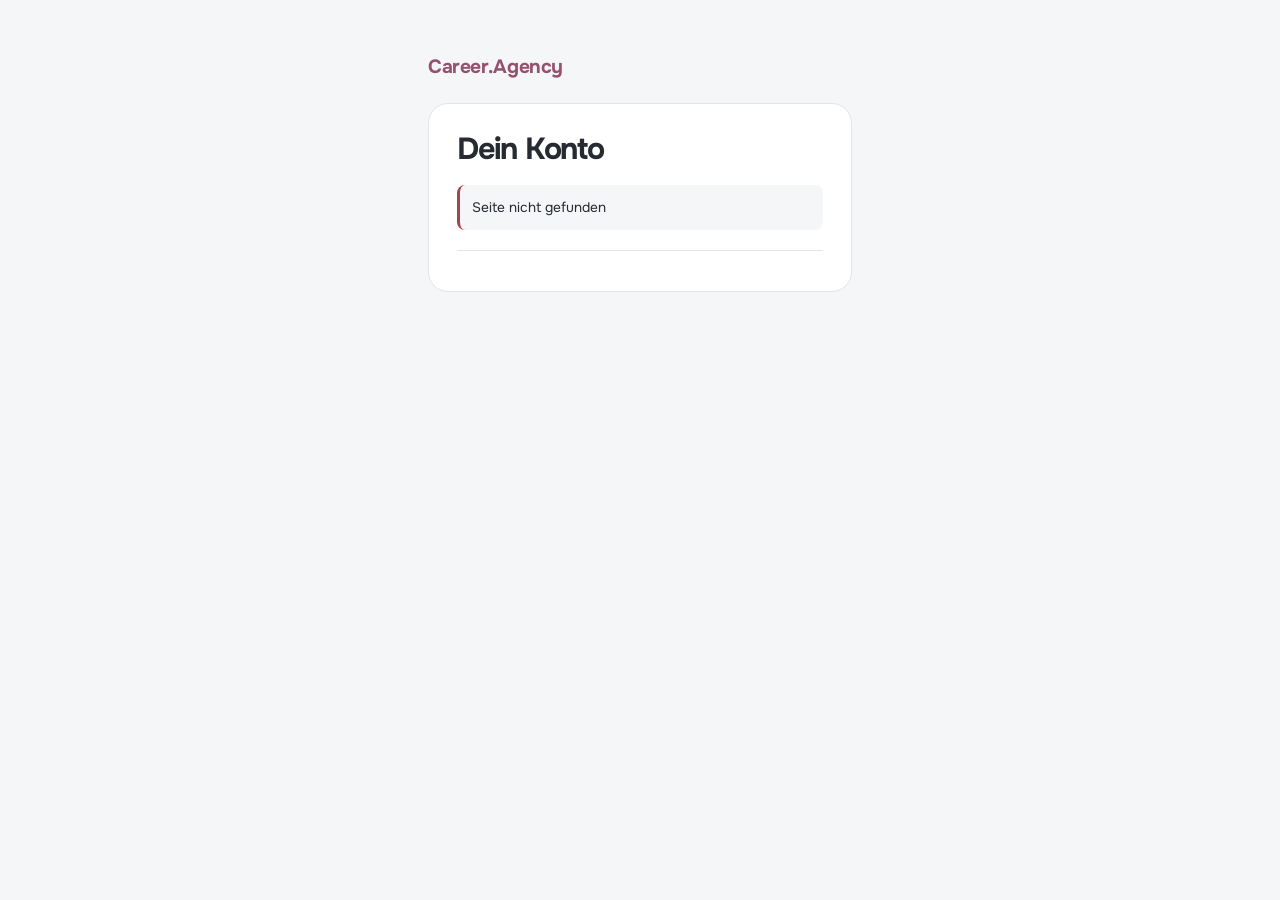
<file: authservice/account.html>
<!doctype html>
<html lang="de-CH">
  <head>
    <meta charset="utf-8" />
    <meta name="viewport" content="width=device-width, initial-scale=1" />
    <meta name="robots" content="noindex,nofollow" />
    <title>Konto · Career.Agency</title>
    <link rel="preconnect" href="https://fonts.googleapis.com" />
    <link
      href="https://fonts.googleapis.com/css2?family=Onest:wght@400;500;600;700&display=swap"
      rel="stylesheet"
    />
    <style>
      :root {
        color-scheme: light;
        --ca-bg: #f5f6f7;
        --ca-paper: #fff;
        --ca-ink: #262a31;
        --ca-muted: #636b76;
        --ca-line: #e1e5e9;
        --ca-accent: #95516e;
        --ca-soft: #f7eef2;
        --ca-danger: #a34454;
        font-family: Onest, system-ui, sans-serif;
        color: var(--ca-ink);
        background: var(--ca-bg);
      }
      * {
        box-sizing: border-box;
      }
      body {
        margin: 0;
      }
      main {
        max-width: 460px;
        margin: 6vh auto;
        padding: 0 18px 28px;
      }
      header {
        margin-bottom: 24px;
      }
      header a {
        font-weight: 700;
        color: var(--ca-accent);
        text-decoration: none;
        letter-spacing: -0.02em;
        font-size: 1.2rem;
      }
      section {
        background: var(--ca-paper);
        padding: 28px;
        border: 1px solid var(--ca-line);
        border-radius: 20px;
      }
      h1 {
        font-size: 1.9rem;
        line-height: 1.15;
        margin: 0 0 12px;
        letter-spacing: -0.04em;
      }
      p {
        font-size: 0.9rem;
        line-height: 1.55;
        color: var(--ca-muted);
      }
      label {
        display: block;
        font-weight: 500;
        font-size: 0.86rem;
        margin: 18px 0 7px;
      }
      input {
        width: 100%;
        min-width: 0;
        min-height: 48px;
        background: #fff;
        padding: 12px;
        border: 1px solid #bfc6cf;
        border-radius: 10px;
        font: inherit;
        font-size: 16px;
        color: var(--ca-ink);
      }
      button {
        width: 100%;
        min-height: 48px;
        margin-top: 22px;
        padding: 12px;
        border: 0;
        border-radius: 10px;
        background: var(--ca-accent);
        color: #fff;
        font: inherit;
        font-weight: 600;
        cursor: pointer;
      }
      button:disabled {
        opacity: 0.6;
        cursor: wait;
      }
      a {
        color: var(--ca-accent);
        text-underline-offset: 3px;
      }
      nav {
        border-top: 1px solid var(--ca-line);
        margin-top: 20px;
        padding-top: 12px;
        text-align: center;
        font-size: 0.85rem;
      }
      nav a {
        display: inline-flex;
        min-height: 44px;
        align-items: center;
      }
      #result {
        font-size: 0.86rem;
        overflow-wrap: anywhere;
        margin: 0;
      }
      #result:not(:empty) {
        margin-top: 18px;
        padding: 12px;
        background: var(--ca-bg);
        border-radius: 8px;
      }
      #result.error {
        border-left: 3px solid var(--ca-danger);
        color: var(--ca-ink);
      }
      #result.ok {
        color: #227a5e;
      }
      .hidden,
      [hidden] {
        display: none !important;
      }
      .codes {
        overflow-wrap: anywhere;
        white-space: pre-wrap;
        background: var(--ca-bg);
        padding: 12px;
        border-radius: 8px;
      }
      small,
      .help {
        font-size: 0.78rem;
        line-height: 1.5;
        color: var(--ca-muted);
      }
      .help {
        margin: 7px 0 0;
      }
      .user {
        padding: 12px 0;
        border-top: 1px solid var(--ca-line);
      }
      .password {
        position: relative;
      }
      .password input {
        padding-right: 84px;
      }
      .password button {
        position: absolute;
        right: 2px;
        top: 2px;
        width: auto;
        min-height: 44px;
        margin: 0;
        background: transparent;
        color: var(--ca-accent);
        font-size: 0.76rem;
        padding: 10px;
      }
      .text-action {
        display: inline-flex;
        align-items: center;
        width: auto;
        min-height: 44px;
        margin: 0;
        background: transparent;
        color: var(--ca-accent);
        padding: 8px 0;
        font-size: 0.85rem;
        font-weight: 400;
        text-decoration: underline;
        text-underline-offset: 3px;
      }
      .secondary {
        background: var(--ca-paper);
        color: var(--ca-ink);
        border: 1px solid var(--ca-line);
        margin-top: 12px;
      }
      .notice {
        padding: 14px;
        background: var(--ca-soft);
        border-radius: 10px;
        font-size: 0.82rem;
        line-height: 1.5;
        margin-top: 20px;
      }
      .check {
        display: flex;
        gap: 10px;
        align-items: flex-start;
        font-weight: 400;
        line-height: 1.45;
      }
      .check input {
        width: 20px;
        min-height: 20px;
        height: 20px;
        flex-shrink: 0;
        accent-color: var(--ca-accent);
        margin: 0;
      }
      .check small {
        display: block;
        margin-top: 3px;
      }
      .field-error {
        margin-top: 6px;
        color: var(--ca-danger);
        font-size: 0.8rem;
        line-height: 1.4;
      }
      input[aria-invalid="true"] {
        border-color: var(--ca-danger);
      }
      .email {
        display: block;
        overflow-wrap: anywhere;
        color: var(--ca-ink);
        font-weight: 500;
        margin-top: 10px;
      }
      .timeline {
        list-style: none;
        margin: 25px 0;
        padding: 0;
      }
      .timeline li {
        display: flex;
        gap: 12px;
        align-items: flex-start;
        font-size: 0.9rem;
        margin-bottom: 22px;
      }
      .timeline small {
        display: block;
        margin-top: 4px;
      }
      .dot {
        border-radius: 50%;
        width: 24px;
        height: 24px;
        flex-shrink: 0;
        display: grid;
        place-items: center;
        background: var(--ca-soft);
        color: var(--ca-accent);
      }
      .done {
        background: var(--ca-bg);
        color: #227a5e;
      }
      :focus-visible {
        outline: 3px solid var(--ca-accent);
        outline-offset: 3px;
      }
      @media (max-width: 480px) {
        main {
          margin: 24px auto;
          padding: 0 14px 24px;
        }
        section {
          padding: 24px 20px;
        }
        h1 {
          font-size: 1.75rem;
        }
      }
    </style>
  </head>
  <body>
    <main>
      <header><a href="/">Career.Agency</a></header>
      <section>
        <h1 id="title">Dein Konto</h1>
        <p id="info"></p>
        <div id="content"></div>
        <p id="result" role="status" aria-live="polite"></p>
        <nav id="accountNav"></nav>
      </section>
    </main>
    <script>
      "use strict";
      const mode = location.pathname.split("/").pop(),
        title = document.querySelector("#title"),
        info = document.querySelector("#info"),
        host = document.querySelector("#content"),
        result = document.querySelector("#result"),
        nav = document.querySelector("#accountNav");
      let resendTimer;
      function node(tag, text, className) {
        const n = document.createElement(tag);
        if (text) n.textContent = text;
        if (className) n.className = className;
        return n;
      }
      function message(text, fail = false) {
        result.className = fail ? "error" : "ok";
        result.setAttribute("role", fail ? "alert" : "status");
        result.textContent = text;
      }
      function screen(heading, description = "") {
        clearInterval(resendTimer);
        title.textContent = heading;
        info.textContent = description;
        host.replaceChildren();
        message("");
        document.title = heading + " · Career.Agency";
      }
      function navigation(register = false) {
        nav.replaceChildren(
          node("span", register ? "Schon dabei? " : "Neu hier? "),
        );
        const a = node("a", register ? "Anmelden" : "Konto erstellen");
        a.href = register ? "/account/login" : "/account/register";
        nav.append(a);
      }
      function action(text, handler, secondary = false) {
        const b = node("button", text, secondary ? "secondary" : "");
        b.type = "button";
        b.addEventListener("click", handler);
        host.append(b);
        return b;
      }
      function link(text, path) {
        const a = node("a", text, "text-action");
        a.href = path;
        host.append(a);
        return a;
      }
      function notice(text) {
        host.append(node("div", text, "notice"));
      }
      async function api(path, data, method = "POST") {
        let r;
        try {
          r = await fetch(path, {
            method,
            credentials: "same-origin",
            cache: "no-store",
            headers: { "Content-Type": "application/json" },
            ...(method === "POST" ? { body: JSON.stringify(data) } : {}),
          });
        } catch {
          throw Error(
            "Keine Verbindung. Prüfe dein Internet und versuche es erneut.",
          );
        }
        const j = await r.json().catch(() => ({}));
        if (!r.ok) {
          const text =
            r.status === 429
              ? "Zu viele Versuche. Bitte warte etwas und versuche es später erneut."
              : r.status >= 500
                ? "Das hat gerade nicht geklappt. Bitte versuche es später erneut."
                : typeof j.detail === "string"
                  ? j.detail
                  : "Bitte prüfe deine Angaben.";
          const error = Error(text);
          error.status = r.status;
          error.fields = j.fields || {};
          throw error;
        }
        return j;
      }
      function fieldError(input, text) {
        input.setAttribute("aria-invalid", "true");
        document.getElementById(input.id + "-error").textContent = text;
      }
      function clearErrors(f) {
        f.querySelectorAll("input").forEach((i) =>
          i.removeAttribute("aria-invalid"),
        );
        f.querySelectorAll(".field-error").forEach((n) => (n.textContent = ""));
      }
      function form(fields, label, handler) {
        const f = document.createElement("form");
        f.noValidate = true;
        fields.forEach(([id, text, type, required]) => {
          const l = node("label", text);
          l.htmlFor = id;
          f.append(l);
          const i = document.createElement("input");
          i.id = id;
          i.name = id;
          i.type = type;
          i.required = required;
          const autocomplete = {
            first_name: "given-name",
            last_name: "family-name",
            email: "username",
            residence: "address-level2",
            birth_date: "bday",
            code: "one-time-code",
          };
          i.autocomplete =
            id === "password"
              ? mode === "register" || mode === "reset"
                ? "new-password"
                : "current-password"
              : autocomplete[id] || "off";
          if (id === "email") {
            i.autocapitalize = "none";
            i.spellcheck = false;
            i.maxLength = 320;
          }
          if (id === "first_name") {
            i.maxLength = 120;
            i.placeholder = "Vorname";
          }
          if (id === "password") {
            i.maxLength = 1024;
            if (mode === "register" || mode === "reset") i.minLength = 12;
            const wrap = node("div", "", "password");
            wrap.append(i);
            const show = node("button", "Anzeigen");
            show.type = "button";
            show.setAttribute("aria-label", "Passwort anzeigen");
            show.setAttribute("aria-pressed", "false");
            show.onclick = () => {
              const visible = i.type === "password";
              i.type = visible ? "text" : "password";
              show.textContent = visible ? "Verbergen" : "Anzeigen";
              show.setAttribute(
                "aria-label",
                visible ? "Passwort verbergen" : "Passwort anzeigen",
              );
              show.setAttribute("aria-pressed", String(visible));
            };
            wrap.append(show);
            f.append(wrap);
          } else f.append(i);
          if (id === "code" && mode === "mfa") {
            i.inputMode = "numeric";
            i.maxLength = 6;
            i.pattern = "[0-9]{6}";
          }
          const err = node("div", "", "field-error");
          err.id = id + "-error";
          i.setAttribute("aria-describedby", err.id);
          f.append(err);
          if (id === "password" && i.minLength === 12) {
            const help = node(
              "p",
              "Mindestens 12 Zeichen. Ein kurzer Satz geht auch.",
              "help",
            );
            help.id = "password-help";
            i.setAttribute("aria-describedby", err.id + " password-help");
            f.append(help);
          }
          i.addEventListener("input", () => {
            i.removeAttribute("aria-invalid");
            err.textContent = "";
          });
        });
        const b = node("button", label);
        b.type = "submit";
        f.append(b);
        host.append(f);
        f.addEventListener("submit", async (e) => {
          e.preventDefault();
          clearErrors(f);
          message("");
          let first;
          f.querySelectorAll("input").forEach((i) => {
            let error = "";
            if (i.required && !i.value.trim())
              error = "Bitte fülle dieses Feld aus.";
            else if (i.type === "email" && !i.validity.valid)
              error = "Bitte gib eine gültige E-Mail-Adresse ein.";
            else if (
              i.id === "password" &&
              i.minLength === 12 &&
              i.value.length < 12
            )
              error = "Dein Passwort braucht mindestens 12 Zeichen.";
            else if (!i.validity.valid) error = "Bitte prüfe deine Eingabe.";
            if (error) {
              fieldError(i, error);
              first = first || i;
            }
          });
          if (first) {
            first.focus();
            return;
          }
          b.disabled = true;
          b.textContent = "Einen Moment …";
          f.setAttribute("aria-busy", "true");
          try {
            await handler(Object.fromEntries(new FormData(f)));
          } catch (err) {
            Object.entries(err.fields || {}).forEach(([id, text]) => {
              const input = f.querySelector(
                'input[name="' + id.replace(/[^a-z_]/g, "") + '"]',
              );
              if (input && typeof text === "string") {
                fieldError(input, text);
                first = first || input;
              }
            });
            message(err.message, true);
            if (first) first.focus();
          } finally {
            b.disabled = false;
            b.textContent = label;
            f.removeAttribute("aria-busy");
          }
        });
        return f;
      }
      function route(next) {
        location.href =
          next === "app"
            ? "/app/"
            : next === "pending" || next === "waiting"
              ? "/account/waiting"
              : next === "mfa_required" || next === "admin_2fa_setup"
                ? "/account/mfa"
                : "/account/login";
      }
      function resendButton(email) {
        const b = action("Bestätigungslink erneut anfordern", async () => {
          b.disabled = true;
          try {
            const j = await api("/api/auth/verify-email/resend", { email });
            message(j.message);
            let seconds = 60;
            b.textContent = "Erneut anfordern in " + seconds + " s";
            resendTimer = setInterval(() => {
              seconds--;
              b.textContent = seconds
                ? "Erneut anfordern in " + seconds + " s"
                : "Bestätigungslink erneut anfordern";
              if (!seconds) {
                clearInterval(resendTimer);
                b.disabled = false;
              }
            }, 1000);
          } catch (e) {
            message(e.message, true);
            b.disabled = false;
          }
        });
        return b;
      }
      function emailScreen(email) {
        screen(
          "Schau kurz in dein Postfach.",
          "Prüfe, ob unsere Bestätigungs-E-Mail angekommen ist.",
        );
        if (email) info.append(node("span", email, "email"));
        notice(
          "Öffne den Link in der E-Mail, um deine Adresse zu bestätigen. Danach folgt die persönliche Freischaltung.",
        );
        resendButton(email);
        action(
          "E-Mail-Adresse korrigieren",
          () => {
            registration();
            document.getElementById("email").value = email;
            document.getElementById("email").focus();
            message(
              "Prüfe die Adresse und sende das Formular mit der richtigen Adresse erneut. Dein Passwort wird dafür nochmals benötigt.",
            );
          },
          true,
        );
        host.append(
          node(
            "p",
            "Keine E-Mail? Schau auch im Spamordner nach. Falls du bereits ein Konto hast, melde dich an.",
            "help",
          ),
        );
        navigation(true);
      }
      function registration() {
        screen(
          "Deine Lehrstelle. Dein nächster Schritt.",
          "Speichere passende Lehrstellen und behalte deine Bewerbungen im Blick.",
        );
        const f = form(
          [
            ["first_name", "Wie heisst du?", "text", true],
            ["email", "Deine E-Mail-Adresse", "email", true],
            ["password", "Dein Passwort", "password", true],
          ],
          "Kostenloses Konto erstellen",
          async (o) => {
            await api("/api/auth/register", o);
            emailScreen(o.email);
          },
        );
        f.insertBefore(
          node(
            "div",
            "Du bestätigst deine E-Mail. Danach schalten wir dein Konto persönlich frei und informieren dich per E-Mail.",
            "notice",
          ),
          f.lastChild,
        );
        navigation(true);
      }
      function pendingScreen(email = "", authenticated = false) {
        screen(
          "E-Mail bestätigt. Fast geschafft.",
          "Wir prüfen deine Registrierung und schalten dein Konto persönlich frei.",
        );
        const list = node("ol", "", "timeline");
        [
          ["✓", "Konto erstellt", "Deine Angaben sind angekommen."],
          ["✓", "E-Mail bestätigt", email],
          [
            "…",
            "Freischaltung ausstehend",
            "Du erhältst eine E-Mail, sobald du starten kannst.",
          ],
        ].forEach(([mark, heading, detail]) => {
          const li = node("li");
          li.append(node("span", mark, "dot" + (mark === "✓" ? " done" : "")));
          const text = node("div", heading);
          if (detail) text.append(node("small", detail));
          li.append(text);
          list.append(li);
        });
        host.append(list);
        notice(
          "Du kannst diese Seite schliessen. Du musst dich nicht nochmals registrieren.",
        );
        action("Status aktualisieren", async (e) => {
          if (!authenticated) {
            location.href = "/account/login";
            return;
          }
          const b = e.currentTarget;
          b.disabled = true;
          try {
            const u = await api("/api/auth/me", null, "GET");
            if (u.next !== "waiting") route(u.next);
            else
              message(
                "Die Freischaltung ist noch ausstehend. Du erhältst eine E-Mail, sobald du starten kannst.",
              );
          } catch (err) {
            message(
              err.status === 401
                ? "Deine Sitzung ist abgelaufen. Melde dich erneut an, um deinen Status zu prüfen."
                : err.message,
              true,
            );
          } finally {
            b.disabled = false;
          }
        });
        link("Zur Anmeldung", "/account/login");
        nav.replaceChildren();
      }
      async function waiting() {
        screen("Dein Kontostatus", "Dein Status wird geladen …");
        try {
          const u = await api("/api/auth/me", null, "GET");
          if (u.next !== "waiting") {
            route(u.next);
            return;
          }
          if (u.email_verified) pendingScreen(u.email, true);
          else {
            screen(
              "Bestätige deine E-Mail.",
              "Öffne den Bestätigungslink in deinem Postfach. Danach folgt die persönliche Freischaltung.",
            );
            info.append(node("span", u.email, "email"));
            resendButton(u.email);
            link("Zur Anmeldung", "/account/login");
            nav.replaceChildren();
          }
        } catch (e) {
          screen(
            "Prüfe deinen Kontostatus.",
            "Melde dich an, um zu sehen, ob deine E-Mail bestätigt und dein Konto freigeschaltet ist.",
          );
          link("Zur Anmeldung", "/account/login");
          if (e.status !== 401) message(e.message, true);
          navigation(false);
        }
      }
      function verificationRequest() {
        screen(
          "Neuen Bestätigungslink anfordern",
          "Gib die E-Mail-Adresse deiner Registrierung ein.",
        );
        form(
          [["email", "E-Mail-Adresse", "email", true]],
          "Link anfordern",
          async (o) => {
            const j = await api("/api/auth/verify-email/resend", o);
            screen("Prüfe dein E-Mail-Postfach.", j.message);
            info.append(node("span", o.email, "email"));
            notice("Nutze den neuesten Link. Er ist 24 Stunden gültig.");
            link("Zur Anmeldung", "/account/login");
          },
        );
        navigation(true);
      }
      if (mode === "register") registration();
      else if (mode === "login") {
        screen(
          "Schön, dass du wieder da bist.",
          "Weiter zu deinen Lehrstellen und Bewerbungen.",
        );
        const f = form(
          [
            ["email", "E-Mail-Adresse", "email", true],
            ["password", "Passwort", "password", true],
          ],
          "Anmelden",
          async (o) => {
            o.remember = document.querySelector("#remember").checked;
            try {
              const r = await api("/api/auth/login", o);
              route(r.next);
            } catch (e) {
              if (e.status === 401)
                e.message =
                  "E-Mail oder Passwort stimmt nicht. Prüfe deine Eingaben oder setze dein Passwort zurück.";
              throw e;
            }
          },
        );
        const forgot = node("a", "Passwort vergessen?", "text-action");
        forgot.href = "/account/reset";
        f.insertBefore(forgot, f.lastChild);
        const l = node("label", "", "check");
        const checkbox = document.createElement("input");
        checkbox.type = "checkbox";
        checkbox.id = "remember";
        const words = node("span", "Auf diesem Gerät angemeldet bleiben");
        words.append(node("small", "45 Tage. Nur auf deinem eigenen Gerät."));
        l.append(checkbox, words);
        f.insertBefore(l, f.lastChild);
        navigation(false);
      } else if (mode === "waiting") waiting();
      else if (mode === "verify") {
        screen("E-Mail bestätigen", "Dein Bestätigungslink wird geprüft …");
        navigation(true);
        const token = new URLSearchParams(location.search).get("token");
        history.replaceState(null, "", location.pathname);
        if (token)
          api("/api/auth/verify-email", { token })
            .then(() => pendingScreen())
            .catch((e) => {
              screen(
                "Der Link funktioniert nicht.",
                "Der Link ist möglicherweise abgelaufen oder wurde bereits verwendet.",
              );
              action("Neuen Bestätigungslink anfordern", verificationRequest);
              link("Schon bestätigt? Zur Anmeldung", "/account/login");
              if (e.status >= 500 || !e.status) message(e.message, true);
            });
        else {
          screen(
            "Der Link ist unvollständig.",
            "Fordere einen neuen Bestätigungslink an oder öffne den vollständigen Link aus deiner E-Mail.",
          );
          action("Neuen Bestätigungslink anfordern", verificationRequest);
          link("Zur Anmeldung", "/account/login");
        }
      } else if (mode === "reset") {
        navigation(true);
        const token = new URLSearchParams(location.search).get("token");
        history.replaceState(null, "", location.pathname);
        if (token) {
          screen("Wähle ein neues Passwort.");
          form(
            [["password", "Neues Passwort", "password", true]],
            "Passwort speichern",
            async (o) => {
              try {
                await api("/api/auth/password-reset/confirm", {
                  token,
                  password: o.password,
                });
                screen(
                  "Dein Passwort ist geändert.",
                  "Du kannst dich jetzt mit deinem neuen Passwort anmelden.",
                );
                link("Zur Anmeldung", "/account/login");
              } catch (e) {
                if (e.status === 400 && !host.querySelector("a"))
                  link("Neuen Link anfordern", "/account/reset");
                throw e;
              }
            },
          );
        } else {
          screen(
            "Passwort vergessen? Das kriegen wir hin.",
            "Fordere einen Link an, um ein neues Passwort festzulegen.",
          );
          form(
            [["email", "E-Mail-Adresse", "email", true]],
            "Link anfordern",
            async (o) => {
              const j = await api("/api/auth/password-reset/request", o);
              screen("Prüfe dein E-Mail-Postfach.", j.message);
              info.append(node("span", o.email, "email"));
              notice(
                "Der Link ist 30 Minuten gültig. Nutze den neuesten Link, wenn du mehrere angefordert hast.",
              );
              link("Zur Anmeldung", "/account/login");
              link("Andere E-Mail-Adresse eingeben", "/account/reset");
            },
          );
          link("Zurück zur Anmeldung", "/account/login");
        }
      } else if (mode === "mfa") {
        const recovery = document.createElement("a");
        recovery.href = "/account/recovery";
        recovery.textContent = "Notfallcode verwenden";
        host.append(recovery);
        title.textContent = "Zwei-Faktor-Authentifizierung";
        info.textContent =
          "Nutze eine Authenticator-App. Falls du noch keinen Code eingerichtet hast, wähle „Einrichten“.";
        const setup = document.createElement("button");
        setup.textContent = "Authenticator einrichten";
        host.append(setup);
        setup.onclick = async () => {
          try {
            const j = await api("/api/auth/totp/setup", {});
            message("Schlüssel in der Authenticator-App eingeben: " + j.secret);
          } catch (e) {
            message(e.message, true);
          }
        };
        form(
          [["code", "6-stelliger Code", "text", true]],
          "Code bestätigen",
          async (o) => {
            try {
              const j = await api("/api/auth/totp/verify", o);
              route(j.next);
            } catch (e) {
              const j = await api("/api/auth/totp/confirm", o);
              if (j.recovery_codes) {
                const p = document.createElement("pre");
                p.className = "codes";
                p.textContent = j.recovery_codes.join("\n");
                host.append(p);
                message(
                  "Notfallcodes sicher speichern. Du kannst dich danach anmelden.",
                );
              } else route(j.next);
            }
          },
        );
      } else if (mode === "recovery") {
        title.textContent = "Notfallcode verwenden";
        form(
          [["code", "Einmaliger Notfallcode", "text", true]],
          "Anmelden",
          async (o) => {
            const j = await api("/api/auth/totp/recover", o);
            route(j.next);
          },
        );
      } else if (mode === "admin") {
        title.textContent = "Benutzerverwaltung";
        info.textContent = "Nur für Administratoren.";
        api("/api/admin/users", null, "GET")
          .then(({ users }) => {
            users.forEach((u) => {
              const d = document.createElement("div");
              d.className = "user";
              const p = document.createElement("p");
              p.textContent =
                u.first_name +
                " " +
                (u.last_name || "") +
                " · " +
                u.email +
                " · " +
                u.status;
              d.append(p);
              for (const [label, act] of [
                ["Freischalten", "activate"],
                ["Sperren", "block"],
                ["Entsperren", "unblock"],
              ]) {
                const b = document.createElement("button");
                b.textContent = label;
                b.onclick = async () => {
                  try {
                    await api("/api/admin/users/" + u.id + "/" + act, {});
                    message("Aktion durchgeführt");
                    location.reload();
                  } catch (e) {
                    message(e.message, true);
                  }
                };
                d.append(b);
              }
              host.append(d);
            });
          })
          .catch((e) => message(e.message, true));
      } else {
        message("Seite nicht gefunden", true);
      }
      if (mode === "mfa" || mode === "recovery") navigation(true);
    </script>
  </body>
</html>
</file>
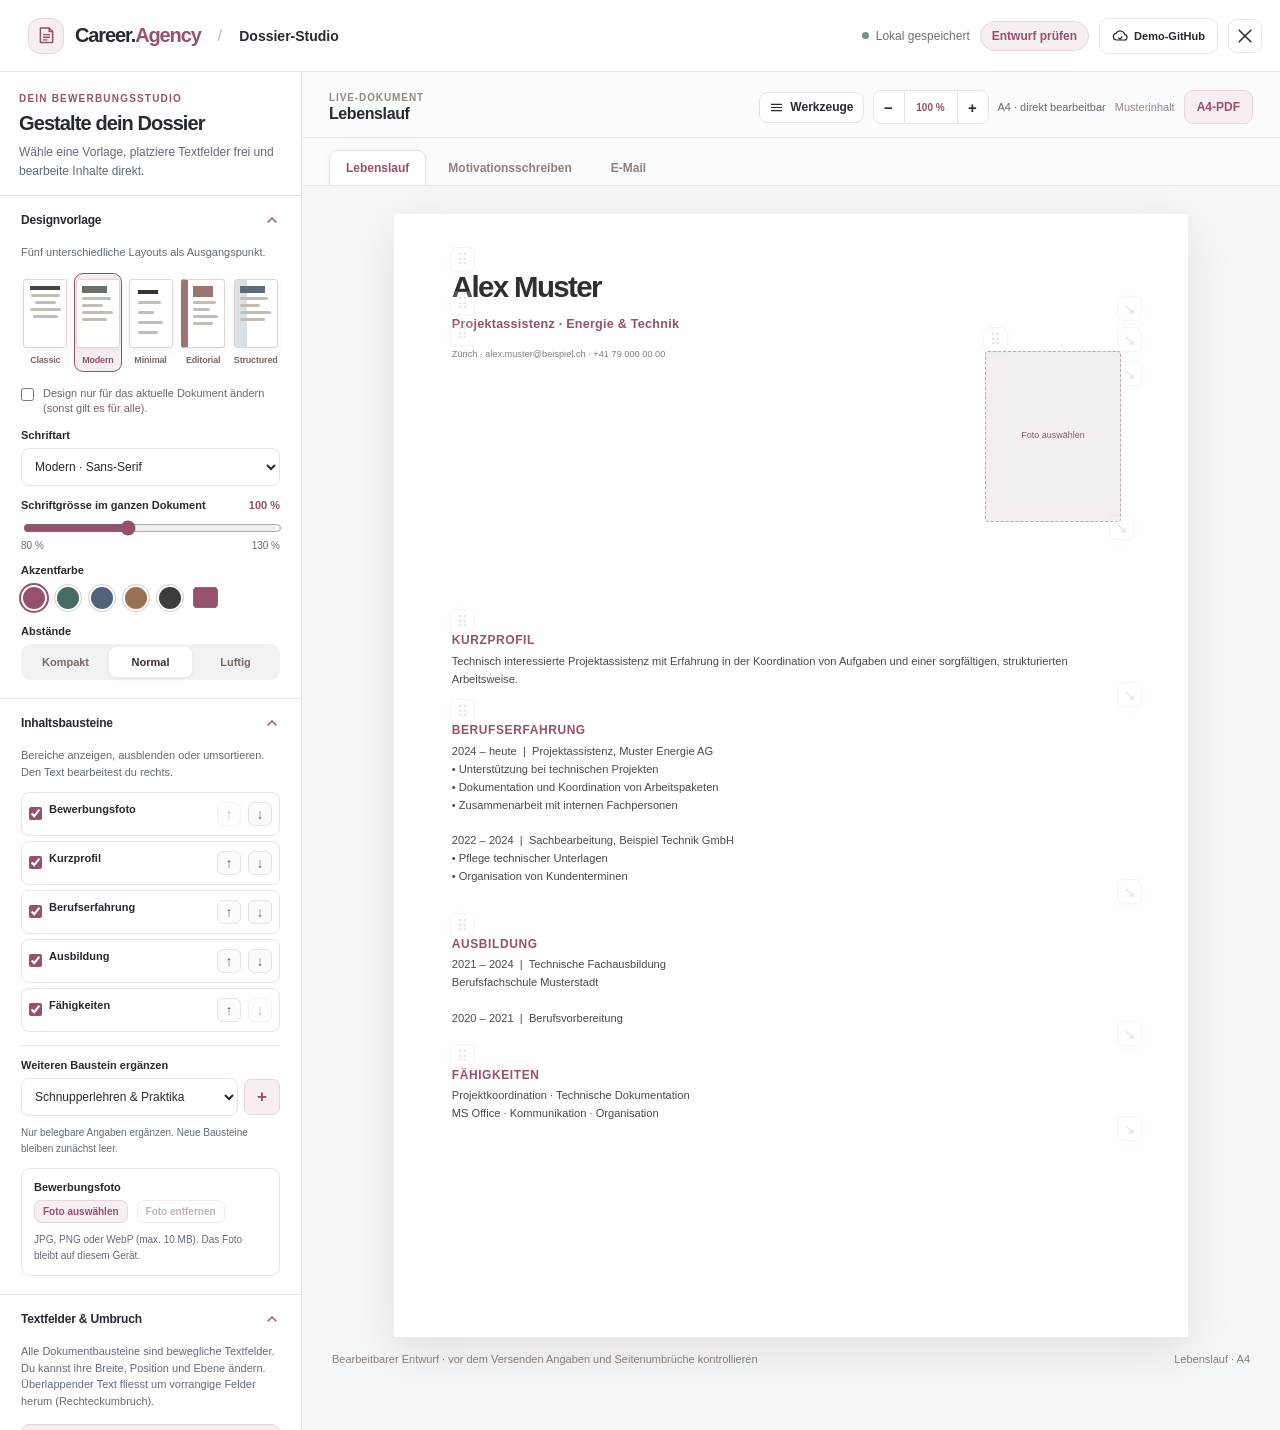
<file: dashboard/dossier-studio.html>
<!DOCTYPE html>
<html lang="de-CH">
<head>
<meta charset="UTF-8">
<meta name="viewport" content="width=device-width,initial-scale=1.0">
<meta name="color-scheme" content="light">
<title>Career.Agency · Dossier-Studio</title>
<style>
:root{--app-bg:#F5F6F7;--panel:#FFFFFF;--panel2:#FAFBFC;--border:#E1E5E9;--ink:#262A31;--muted:#636B76;--magenta:#95516E;--magenta-soft:#F7EEF2;--shadow:0 14px 44px rgba(38,42,49,.10);font-family:"Onest","Inter","Segoe UI",Arial,sans-serif;color:var(--ink);background:var(--app-bg)}
*{box-sizing:border-box} body{margin:0;min-height:100vh} button,input,select,textarea{font:inherit} button{cursor:pointer} button:disabled{cursor:not-allowed;opacity:.45}button:focus-visible,input:focus-visible,select:focus-visible,textarea:focus-visible,[contenteditable]:focus-visible{outline:2px solid var(--magenta);outline-offset:2px}button svg{pointer-events:none}button:hover:not(:disabled){filter:brightness(.974)}
.topbar{height:72px;display:flex;justify-content:space-between;align-items:center;padding:0 28px;background:#f9f7f3;border-bottom:1px solid var(--border);gap:14px}.brand{display:flex;align-items:center;gap:11px;min-width:0}.brand-mark{width:36px;height:36px;display:grid;place-items:center;border:1px solid #aa8b96;background:var(--magenta-soft);border-radius:12px;color:#7d435d}.brand-mark svg{width:21px;height:21px}.brand-name{font-weight:810;letter-spacing:-.055em;font-size:20px;white-space:nowrap}.brand-name em{font-weight:650;font-style:normal;color:var(--magenta)}.crumb{color:#b9aba5;margin:0 6px}.studio-name{font-weight:640;font-size:14px;white-space:nowrap}.top-right{display:flex;align-items:center;gap:12px}.pill{border:1px solid #dccdd2;background:#f4e9ec;color:#814d61;border-radius:100px;padding:7px 11px;font-size:11px;font-weight:780;letter-spacing:.025em;white-space:nowrap}.saved{color:#786f69;display:flex;align-items:center;gap:7px;font-size:12px;white-space:nowrap}.saved-dot{height:7px;width:7px;background:#779184;border-radius:99px}.saved.is-error .saved-dot{background:#c37e66}.saved.is-busy .saved-dot{background:#b69a65}.toolbar-button{border:1px solid var(--border);background:transparent;border-radius:9px;padding:9px 12px;color:#655955;font-size:12px;font-weight:680}
.workspace{display:grid;grid-template-columns:355px minmax(0,1fr);height:calc(100dvh - 72px);min-height:600px}.controls{border-right:1px solid var(--border);background:var(--panel);overflow-y:auto;overscroll-behavior:contain;scrollbar-width:thin}.controls-intro{padding:24px 22px 15px;border-bottom:1px solid var(--border)}.eyebrow{color:var(--magenta);font-size:10px;font-weight:790;letter-spacing:.12em;text-transform:uppercase;margin:0 0 8px}.controls-intro h1{font-size:22px;letter-spacing:-.045em;margin:0 0 8px;line-height:1.15}.quiet{margin:0;color:var(--muted);font-size:12px;line-height:1.55}.tool-section{padding:20px 22px;border-bottom:1px solid #e8e1d8}.section-heading{font-size:13px;font-weight:760;margin:0 0 5px;letter-spacing:-.015em}.subtext{font-size:11px;color:var(--muted);line-height:1.5;margin:0 0 13px}.templates{display:grid;grid-template-columns:repeat(5,minmax(0,1fr));gap:7px}.template-option{background:transparent;border:1px solid transparent;padding:5px 3px 6px;border-radius:9px;display:flex;flex-direction:column;align-items:center;gap:7px;min-width:0;color:#766b65}.template-option:hover,.template-option[aria-pressed="true"]{background:#f5eced}.template-option[aria-pressed="true"]{border-color:#bc8499;color:#814d61}.mini-paper{height:69px;width:44px;background:white;border:1px solid #dfd7cf;border-radius:3px;position:relative;overflow:hidden;display:flex;flex-direction:column;padding:6px 5px;gap:4px;box-shadow:0 2px 7px #52403810}.mini-paper i{display:block;height:3px;background:#c5bcb4;border-radius:2px;width:90%}.mini-paper i:nth-child(2){width:65%}.mini-paper i:nth-child(3){width:97%}.mini-paper i:nth-child(4){width:78%}.mini-paper::before{content:"";display:block;width:78%;height:7px;background:#6c706b}.template-option[data-theme="classic"] .mini-paper{align-items:center}.template-option[data-theme="classic"] .mini-paper::before{background:#464443;width:95%;height:4px}.template-option[data-theme="minimal"] .mini-paper{padding:10px 8px;gap:7px}.template-option[data-theme="minimal"] .mini-paper::before{background:#37322f;height:4px}.template-option[data-theme="editorial"] .mini-paper{border-left:7px solid #9b7370}.template-option[data-theme="editorial"] .mini-paper::before{background:#9b7370;height:11px}.template-option[data-theme="structured"] .mini-paper{background:linear-gradient(90deg,#dae0e4 0 28%,white 28%)}.template-option[data-theme="structured"] .mini-paper::before{background:#596d7b}.template-option-label{font-size:10px;font-weight:720;letter-spacing:-.02em;white-space:nowrap}
.field{margin-top:13px}.field-label{display:block;font-size:11px;font-weight:700;margin-bottom:7px;color:#675b57}.field-row{display:flex;align-items:center;gap:9px}.select{background:#fff;border:1px solid var(--border);color:var(--ink);border-radius:8px;width:100%;min-height:38px;padding:8px 9px;font-size:12px}.color-swatches{display:flex;gap:8px;align-items:center}.color-swatch{width:26px;height:26px;border-radius:50%;border:2px solid white;outline:1px solid #d7cdc5;padding:0}.color-swatch[aria-pressed="true"]{outline:2px solid var(--magenta)}input[type=color]{width:29px;height:29px;border-radius:50%;padding:0;border:0;background:none;cursor:pointer}.seg{display:flex;background:#f0ece7;padding:3px;border-radius:9px;gap:2px}.seg button{flex:1;border:0;background:transparent;border-radius:7px;min-height:30px;color:#746964;font-weight:700;font-size:11px}.seg button[aria-pressed="true"]{background:#fff;box-shadow:0 1px 4px #3a2b1c15;color:#3b3030}.switchline{display:flex;align-items:flex-start;gap:9px;font-size:11px;color:#73655f;line-height:1.4;margin:14px 0 0}.switchline input,.doc-check input{accent-color:var(--magenta);margin:2px 0 0;flex-shrink:0}
.doc-check-list{display:flex;gap:8px;flex-wrap:wrap}.doc-check{font-size:11px;display:flex;gap:7px;align-items:center;padding:7px 9px;border:1px solid var(--border);border-radius:9px;background:white;font-weight:650}.block-list{display:grid;gap:7px}.block-item{border:1px solid var(--border);background:#fff;border-radius:9px;padding:9px;display:flex;align-items:center;gap:9px}.block-item input{accent-color:var(--magenta);margin:0}.block-name{flex:1;font-size:12px;font-weight:670}.block-item .move{border:1px solid #e6dfd8;background:#f9f7f5;border-radius:6px;height:26px;width:27px;display:grid;place-items:center;color:#6c605e;font-size:14px}.slots{display:grid;gap:8px}.slot{border:1px solid var(--border);background:#fff;border-radius:10px;padding:10px;display:grid;grid-template-columns:25px minmax(0,1fr);gap:2px 9px;align-items:center}.slot-num{display:grid;place-items:center;width:24px;height:24px;background:#f2e7eb;border-radius:7px;color:#854e66;font-size:11px;font-weight:780;grid-row:span 2}.slot-info{min-width:0}.slot-title{font-size:12px;font-weight:720;display:block;overflow:hidden;text-overflow:ellipsis;white-space:nowrap}.slot-meta{font-size:10px;color:var(--muted)}.slot-actions{grid-column:2;display:flex;flex-wrap:wrap;gap:6px;margin-top:5px}.tiny-btn{background:transparent;border:1px solid #e1d7d0;padding:5px 8px;border-radius:7px;color:#765864;font-size:10px;font-weight:750}.tiny-btn.primary{border-color:#c6a4b0;background:#f7edf0;color:#8a536a}.source-banner{display:none;color:#8b5670;background:#f7eef0;border:1px solid #e6d5db;border-radius:8px;font-size:11px;padding:9px;line-height:1.45;margin-bottom:9px}.source-banner.visible{display:block}.chip-row{display:flex;flex-wrap:wrap;gap:7px}.chip{background:#eee9e6;border:1px solid #ddd3cd;border-radius:99px;padding:7px 10px;font-size:11px;font-weight:660;color:#9a8f89;cursor:not-allowed}.fake-ai{width:100%;background:#f5f2f0;border:1px solid #e1dad5;border-radius:9px;resize:vertical;min-height:64px;padding:9px;color:#b0a6a1;font-size:12px}.note{font-size:10px;line-height:1.55;color:#887b74;margin:9px 0 0}.footer-control{padding:18px 22px 30px}.reset-btn{width:100%;border:1px solid var(--border);background:#fff;border-radius:9px;padding:11px;color:#7a655d;font-size:12px;font-weight:700}
.preview-area{min-width:0;display:flex;flex-direction:column;background:radial-gradient(circle at 50% -20%,#faf8f3 0,#ede8e2 54%,#e8e1da 100%)}.preview-head{padding:18px 27px 13px;display:flex;align-items:center;justify-content:space-between;gap:15px;border-bottom:1px solid #e1d8cf;background:#f9f6f2cc}.preview-left{min-width:0}.preview-overline{font-size:10px;color:#948883;font-weight:790;letter-spacing:.09em;text-transform:uppercase}.preview-title{margin:2px 0 0;font-weight:760;font-size:16px;letter-spacing:-.025em}.preview-controls{display:flex;align-items:center;gap:9px}.preview-count{font-size:11px;color:var(--muted)}.doc-tabs{display:flex;gap:5px;padding:12px 27px 0;background:#f9f6f2bb;border-bottom:1px solid #e3dbd3;overflow:auto}.doc-tab{border:1px solid transparent;border-bottom:0;background:transparent;padding:10px 16px;border-radius:9px 9px 0 0;color:#8f817a;font-size:12px;font-weight:740;white-space:nowrap}.doc-tab[aria-selected="true"]{background:#fff;border-color:#e1d8d0;color:#754558;box-shadow:0 -2px 9px #3c251308}.preview-scroll{overflow-y:auto;flex:1;padding:28px 30px 65px;scrollbar-width:thin}.page-container{max-width:794px;margin:0 auto}.page{width:100%;aspect-ratio:210/297;background:#fff;box-shadow:var(--shadow);padding:6.9%;overflow:hidden;container-type:inline-size;position:relative;font-size:clamp(calc(10px * var(--doc-scale,1)),calc(1.65cqw * var(--doc-scale,1)),calc(14px * var(--doc-scale,1)));line-height:1.5;--doc-accent:#8d586e;--doc-body:Arial,sans-serif;--doc-gap:1.4em;font-family:var(--doc-body);color:#2d3030}.page.compact{--doc-gap:.8em}.page.airy{--doc-gap:2.1em}.page [contenteditable="true"]{outline:1px dashed transparent;border-radius:2px;cursor:text;white-space:pre-wrap;min-height:1.25em;overflow-wrap:anywhere}.page [contenteditable="true"]:empty:before,.email-preview [contenteditable="true"]:empty:before{content:"Hier klicken und schreiben …";opacity:.35;font-style:italic}.page [contenteditable="true"]:hover{outline-color:#d5a6b8;background:#fff4f780}.page [contenteditable="true"]:focus{outline:2px solid #ae7a8f;outline-offset:2px;background:#fff3f680}.doc-top{margin-bottom:2.2em}.doc-name{font-weight:810;letter-spacing:-.055em;font-size:clamp(calc(20px * var(--doc-scale,1)),calc(4.3cqw * var(--doc-scale,1)),calc(38px * var(--doc-scale,1)));line-height:1.1;margin:0 0 .25em}.doc-role{font-size:1.05em;color:var(--doc-accent);font-weight:700;letter-spacing:.02em}.doc-contact{font-size:.77em;color:#7c8280;margin-top:.75em}.doc-divider{height:2px;background:var(--doc-accent);width:100%;opacity:.72;margin-top:1.4em}.doc-section{margin-top:var(--doc-gap);break-inside:avoid}.doc-section h3{font-size:1em;color:var(--doc-accent);font-weight:780;letter-spacing:.06em;text-transform:uppercase;margin:0 0 .55em}.doc-section .section-body{font-size:.93em;line-height:1.59;color:#464b49}.doc-section .section-body:empty:before{content:"Hier Text eingeben …";opacity:.45}.doc-section:has(.section-body:focus){position:relative}.doc-page .cv-columns{display:block}.doc-page[data-theme="classic"]{color:#34302f}.doc-page[data-theme="classic"] .doc-top{text-align:center}.doc-page[data-theme="classic"] .doc-name{letter-spacing:.01em;font-weight:550;font-size:clamp(calc(22px * var(--doc-scale,1)),calc(3.8cqw * var(--doc-scale,1)),calc(34px * var(--doc-scale,1)))}.doc-page[data-theme="classic"] .doc-role{font-weight:400;color:#484242}.doc-page[data-theme="classic"] .doc-divider{height:1px;opacity:.5}.doc-page[data-theme="classic"] .doc-section h3{text-align:center;color:#484242;letter-spacing:.15em;font-size:.93em}.doc-page[data-theme="minimal"] .doc-name{font-weight:500;letter-spacing:-.07em}.doc-page[data-theme="minimal"] .doc-divider{height:1px;opacity:.23}.doc-page[data-theme="minimal"] .doc-role{color:#606565;font-weight:450}.doc-page[data-theme="minimal"] .doc-section h3{font-weight:700;letter-spacing:.11em}.doc-page[data-theme="minimal"] .doc-section{margin-top:calc(var(--doc-gap) * 1.35)}.doc-page[data-theme="editorial"]{border-left:13px solid var(--doc-accent)}.doc-page[data-theme="editorial"] .doc-name{font-family:var(--doc-body);font-weight:500;font-style:italic;font-size:clamp(calc(25px * var(--doc-scale,1)),calc(5.3cqw * var(--doc-scale,1)),calc(46px * var(--doc-scale,1)));letter-spacing:-.05em}.doc-page[data-theme="editorial"] .doc-top{margin-bottom:2.9em}.doc-page[data-theme="editorial"] .doc-divider{height:5px;width:33%}.doc-page[data-theme="editorial"] .doc-section h3{font-size:1.1em;text-transform:none;letter-spacing:0;font-family:var(--doc-body)}.doc-page[data-theme="structured"] .doc-top{background:var(--doc-accent);color:white;padding:2em;margin:-8.05% -8.05% 2em}.doc-page[data-theme="structured"] .doc-role,.doc-page[data-theme="structured"] .doc-contact{color:#ffffffdb}.doc-page[data-theme="structured"] .doc-divider{display:none}.doc-page[data-theme="structured"] .cv-columns{display:grid;grid-template-columns:minmax(0,1fr) minmax(0,1.85fr);gap:2.25em}.doc-page[data-theme="structured"] .doc-section h3{border-bottom:1px solid #d6d7d7;padding-bottom:.45em}.doc-page[data-theme="structured"] .doc-section{margin-top:.2em;margin-bottom:1.8em}.doc-page[data-theme="structured"] .cv-columns .column-side .doc-section:first-child,.doc-page[data-theme="structured"] .cv-columns .column-main .doc-section:first-child{margin-top:0}
.letter-head{margin-bottom:2.6em}.letter-head .doc-name{font-size:clamp(calc(17px * var(--doc-scale,1)),calc(2.8cqw * var(--doc-scale,1)),calc(26px * var(--doc-scale,1)))}.letter-title{font-size:1.35em;font-weight:800;margin:2em 0 1.5em;color:var(--doc-accent)}.letter-greeting,.letter-paragraph,.letter-sign{font-size:.98em;margin:0 0 1.35em;line-height:1.73}.doc-page[data-theme="classic"] .letter-title{text-align:left}.doc-page[data-theme="editorial"] .letter-title{font-family:var(--doc-body);font-style:italic;font-size:1.8em}.doc-page[data-theme="structured"] .letter-head{background:var(--doc-accent);padding:2em;margin:-8.05% -8.05% 2em;color:white}.doc-page[data-theme="structured"] .letter-head .doc-contact{color:white}
.email-preview{margin:auto;max-width:720px;background:#fff;padding:25px 28px;border:1px solid #d8d2cd;border-radius:12px;box-shadow:var(--shadow);font-size:calc(14px * var(--doc-scale,1))}.email-row{display:flex;gap:15px;border-bottom:1px solid #eee7e1;padding:12px 0}.email-row label{width:60px;flex-shrink:0;color:#867b75;font-size:.86em;font-weight:680}.email-row [contenteditable]{flex:1;outline:0;white-space:pre-wrap;min-width:0}.email-row [contenteditable]:focus{outline:2px solid #c8a3b1;border-radius:3px}.email-body{line-height:1.7;min-height:240px;padding:27px 0 10px;white-space:pre-wrap;outline:0}.email-body:focus{outline:2px solid #c8a3b1;outline-offset:5px}.preview-bottom{margin-top:16px;display:flex;justify-content:space-between;gap:10px;align-items:center;color:#8c7f78;font-size:11px}.alert{color:#95553c;background:#fff2e9;border:1px solid #e8cbb8;border-radius:9px;padding:9px 12px;font-size:12px;margin:0 auto 14px;max-width:794px;display:none}.alert.show{display:block}.mock-tag{color:#9b867f;font-size:11px}.toast{position:fixed;right:20px;bottom:20px;max-width:360px;box-shadow:0 10px 35px #281d1b28;color:#fff;background:#4f3c43;padding:13px 16px;border-radius:11px;font-size:12px;line-height:1.45;z-index:5;display:none}.toast.show{display:block}.modal-backdrop{position:fixed;inset:0;display:none;place-items:center;background:#29202365;z-index:10;padding:16px}.modal-backdrop.show{display:grid}.modal{background:#fff;max-width:420px;width:100%;border-radius:16px;padding:26px;box-shadow:0 22px 72px #1b121139}.modal h2{font-size:20px;margin:0 0 8px}.modal p{font-size:12px;color:#786b66;line-height:1.6}.modal label{display:block;font-size:12px;font-weight:740;margin:20px 0 6px}.modal input{width:100%;border:1px solid var(--border);padding:11px;border-radius:9px}.modal-actions{display:flex;justify-content:flex-end;gap:8px;margin-top:22px}.btn{border:1px solid var(--border);background:#fff;padding:10px 13px;border-radius:9px;font-size:12px;font-weight:740}.btn.primary{background:var(--magenta);color:white;border-color:var(--magenta)}.btn.danger{color:#a14f4f}
@media(max-width:1120px){.workspace{grid-template-columns:315px minmax(0,1fr)}.controls-intro,.tool-section{padding-left:18px;padding-right:18px}.preview-scroll{padding-left:18px;padding-right:18px}.topbar{padding:0 18px}}
/* Zwei gleichzeitig sichtbare Fenster – auch auf schmalen Bildschirmen. */
@media(max-width:760px){
 .topbar{height:63px;padding:0 13px;min-width:610px}
 .brand-name{font-size:17px}.studio-name{font-size:12px}.crumb{margin:0 2px}
 .topbar .pill{display:none}.toolbar-button{padding:7px}.top-right{gap:6px}.saved{font-size:11px}
 .workspace{display:grid;grid-template-columns:clamp(230px,35vw,285px) minmax(370px,1fr);min-width:610px;height:calc(100dvh - 63px);min-height:450px}
 .controls{height:100%;border-right:1px solid var(--border)}.preview-area{height:100%;min-width:0}
 .templates{grid-template-columns:repeat(3,minmax(0,1fr));gap:8px}.template-option-label{font-size:10px}
 .controls-intro{padding-top:18px}.preview-head{padding:13px 14px}.doc-tabs{padding:9px 14px 0}.preview-scroll{padding:17px 12px 38px}
 .page{font-size:clamp(calc(9px * var(--doc-scale,1)),calc(1.75cqw * var(--doc-scale,1)),calc(14px * var(--doc-scale,1)))}.email-preview{padding:17px}.preview-count{display:none}.preview-title{font-size:14px}
}
@media(max-width:390px){.studio-name{display:none}.crumb{display:none}.topbar .saved span:last-child{display:none}.doc-tab{font-size:11px;padding:9px 12px}}

/* Optional whole-document type scale and photo block; does not affect the studio UI. */
.font-scale{width:100%;accent-color:var(--magenta);cursor:pointer}.scale-ends{display:flex;justify-content:space-between;font-size:10px;color:var(--muted)}.field-label output{float:right;color:var(--magenta);font-weight:800;font-variant-numeric:tabular-nums}.photo-tools{margin-top:12px;padding:12px;border:1px solid var(--border);border-radius:9px;background:#fff}.photo-tools[hidden]{display:none}.photo-tools .field-row{flex-wrap:wrap}.photo-section{width:28%;max-width:160px;min-width:74px;margin-left:auto;margin-top:.3em}.doc-photo{display:block;width:100%;aspect-ratio:4/5;object-fit:cover;object-position:center;border:1px solid #ddd5cd;border-radius:3px}.doc-photo-empty{width:100%;min-height:85px;aspect-ratio:4/5;background:#f3eef0;color:#835c6d;border:1px dashed #bda5af;border-radius:3px;font-size:.75em;line-height:1.3;padding:.5em}.doc-page[data-theme="structured"] .photo-section{width:100%;min-width:0;margin:0 0 1.2em}.photo-tools .note{font-size:10px}
.preview-controls #studioDownload{min-width:max-content;padding:9px 12px;font-size:11px;background:var(--magenta-soft);color:#754558;border-color:#d9c0ca}
@media(max-width:680px){.preview-controls #studioDownload{font-size:10px;padding:8px 9px}}

/* Studio v2: same neutral/magenta design tokens as dashboard/urban-mono-magenta.css. */
.topbar{background:#fff;border-color:var(--border);padding-right:18px}
.brand-mark{border-color:#E8D5DF;background:#F7EEF2;color:var(--magenta)}
.crumb{color:#B5BBC3}.toolbar-button{border-color:var(--border);color:var(--ink);background:#fff}
.studio-close{width:34px;height:34px;min-width:34px;display:grid;place-items:center;padding:0;border-radius:9px;text-decoration:none;order:3}
.studio-close:hover,.studio-close:focus-visible{background:var(--magenta-soft);color:var(--magenta)}
.studio-review{background:var(--magenta-soft);color:var(--magenta);border-color:#E8D5DF;letter-spacing:0;font-size:12px;order:2;cursor:pointer;white-space:nowrap}
#saveStatus{order:1}.top-right{gap:10px}
.workspace{grid-template-columns:302px minmax(0,1fr)}
.controls{background:#fff;border-right:1px solid var(--border)}
.controls-intro{padding:21px 19px 15px;background:#fff}
.controls-intro h1{font-size:20px}
.tool-section{display:block;padding:0 14px;border-bottom:1px solid var(--border);background:#fff}
.tool-section summary{list-style:none;cursor:pointer;display:flex;align-items:center;justify-content:space-between;gap:9px;margin:0;padding:16px 7px;color:var(--ink);font-size:12px}
.tool-section summary::-webkit-details-marker{display:none}
.tool-section summary:hover{color:var(--magenta)}
.section-chevron{color:var(--muted);flex-shrink:0;transition:transform .18s ease}
.tool-section[open] .section-chevron{transform:rotate(180deg);color:var(--magenta)}
.section-content{padding:0 7px 18px}
.section-content>.subtext:first-child{margin:0 0 12px}
.field-label,.section-heading{color:var(--ink)}
.subtext,.note,.quiet{color:var(--muted)}
.select,.doc-check,.block-item,.slot,.photo-tools,.reset-btn{border-color:var(--border);background:#fff;color:var(--ink)}
.doc-check,.block-item{border-radius:8px}
.block-list{gap:5px}
.block-item{padding:9px 7px;gap:7px;align-items:flex-start}
.block-item input{margin-top:5px}
.block-copy{min-width:0;flex:1;display:grid;gap:2px}
.block-name{font-size:11px;font-weight:700;line-height:1.35}
.block-hint{font-size:10px;line-height:1.45;color:var(--muted)}
.block-item .move{flex-shrink:0;width:24px;height:24px;background:var(--panel2);border-color:var(--border);color:var(--muted)}
.block-item .move:hover{color:var(--magenta)}
.block-remove{color:#A34454!important}
.block-add{margin-top:13px;padding-top:13px;border-top:1px solid var(--border)}
.block-add[hidden],#customBlockName[hidden]{display:none}
.block-add .field-row{gap:6px}
.block-add #addBlock{font-size:17px;min-height:36px;min-width:36px}
#customBlockName{margin-top:8px}
.tool-section .template-option[aria-pressed="true"]{border-color:var(--magenta);background:var(--magenta-soft);color:var(--magenta)}
.templates{gap:4px}
.template-option-label{font-size:9px}
.seg{background:#F1F2F4}
.slot-num{background:var(--magenta-soft);color:var(--magenta)}
.slot-meta,.slot-actions{color:var(--muted)}
.tiny-btn.primary{background:var(--magenta-soft);border-color:#E8D5DF;color:var(--magenta)}
.chip{background:#F1F2F4;border-color:var(--border);color:#717784}
.fake-ai{background:var(--panel2);border-color:var(--border)}
.footer-control{padding:16px 21px 30px}
.preview-area{background:var(--app-bg)}
.preview-head{background:#FAFBFC;border-color:var(--border)}
.doc-tabs{background:#FAFBFC;border-color:var(--border)}
.doc-tab[aria-selected="true"]{border-color:var(--border);color:var(--magenta)}
.email-preview{border-color:var(--border)}
.preview-controls #studioDownload{color:var(--magenta);border-color:#E8D5DF}
.review-dialog{max-width:490px}
.review-list{list-style:none;padding:0;margin:16px 0;max-height:240px;overflow-y:auto;display:grid;gap:6px}
.review-list li{font-size:12px;line-height:1.5;padding:9px 11px;border-radius:8px}
.review-issue{background:#FFF6EE;color:#86562D;border:1px solid #F0E0CD}
.review-pass{background:#EDF5F1;color:#227A5E;border:1px solid #CBE6DA}
@media(max-width:1120px){.workspace{grid-template-columns:282px minmax(0,1fr)}.tool-section{padding-left:11px;padding-right:11px}}
@media(max-width:760px){.workspace{grid-template-columns:clamp(220px,34vw,272px) minmax(370px,1fr)}.topbar{padding-right:10px}.studio-close{width:31px;height:31px;min-width:31px}.studio-review{padding:7px 8px;font-size:10px}}
@page{size:A4;margin:0}
@media print{
 :root{background:#fff!important}
 html,body{width:auto!important;min-width:0!important;min-height:0!important;height:auto!important;margin:0!important;padding:0!important;background:#fff!important;print-color-adjust:exact;-webkit-print-color-adjust:exact}
 .topbar,.controls,.preview-head,.doc-tabs,.preview-bottom,.alert,.toast,.modal-backdrop{display:none!important}
 .workspace{display:block!important;width:210mm!important;min-width:0!important;height:auto!important;min-height:0!important;overflow:visible!important}
 .preview-area{display:block!important;background:#fff!important;overflow:visible!important;height:auto!important}
 .preview-scroll{padding:0!important;display:block!important;overflow:visible!important;height:auto!important}
 .page-container{margin:0!important;width:210mm!important;max-width:none!important}
 .page{width:210mm!important;min-height:297mm!important;max-height:none!important;height:auto!important;aspect-ratio:auto!important;margin:0!important;padding:14.5mm!important;border-radius:0!important;box-shadow:none!important;overflow:visible!important;break-inside:auto!important}
 .page [contenteditable="true"],.email-preview [contenteditable="true"]{outline:0!important;background:transparent!important;cursor:default!important}
 .page [contenteditable="true"]:empty:before,.email-preview [contenteditable="true"]:empty:before{content:none!important}
 .doc-section,.letter-paragraph{break-inside:avoid}
 .email-preview{max-width:none!important;width:210mm!important;border:0!important;border-radius:0!important;box-shadow:none!important;padding:16mm!important;margin:0!important;min-height:297mm!important}
 .doc-photo-empty{display:none!important}
}

/* Private GitHub Dossier backup (separate from public CRM feedback). */
.cloud-open{display:flex;align-items:center;gap:6px;white-space:nowrap;order:3;font-size:11px}
.cloud-open.is-cloud-error{border-color:#E7B5BE;color:#A34454}
.cloud-open.is-cloud-dirty{border-color:#E5CDA0;color:#815A35}
.studio-close{order:4}
.cloud-dialog{max-width:540px;max-height:90dvh;overflow-y:auto}
.cloud-dialog input{margin-top:0}.cloud-dialog label{margin-top:13px}
.cloud-dialog .cloud-warning{padding:10px;border:1px solid #ECD8C2;background:#FFF6EB;border-radius:9px;color:#815A35}
.cloud-actions{display:flex;flex-wrap:wrap;gap:8px;margin:16px 0}
.cloud-actions .btn{font-size:11px;padding:8px 10px}
.cloud-dialog #cloudMessage{margin-top:13px;padding:8px 0}
.cloud-dialog #cloudMessage.is-error{color:#A34454}
.cloud-dialog .note{overflow-wrap:anywhere;font-size:10px;line-height:1.55}
@media(max-width:850px){.cloud-open span{display:none}.cloud-open{padding:8px}}
.preview-controls .print-pdf{background:var(--magenta-soft);color:var(--magenta);border-color:#E8D5DF;font-weight:780}
.preview-controls{flex-wrap:wrap;justify-content:flex-end}
@media(max-width:760px){.preview-controls .print-pdf{font-size:10px;padding:8px 9px}}

.cloud-destination{display:grid;gap:4px;padding:11px 12px;background:var(--panel2);border:1px solid var(--border);border-radius:9px;margin:12px 0;overflow-wrap:anywhere}
.cloud-destination span,.cloud-destination small{font-size:10px;color:var(--muted)}
.cloud-destination strong{font-size:11px;color:var(--ink)}
.cloud-dialog label.cloud-consent{display:flex;align-items:flex-start;gap:10px;padding:12px;border-radius:9px;border:1px solid var(--border);font-weight:600;line-height:1.5;font-size:12px;cursor:pointer}
.cloud-consent input{width:auto;flex-shrink:0;accent-color:var(--magenta);margin-top:3px}

/* Dossier Studio: editable free-positioned A4 text components and viewer zoom */
.free-add{width:100%;min-height:36px;border-radius:8px;margin:3px 0 10px;font-size:12px}
.free-text-list{display:grid;gap:8px}
.free-list-item{border:1px solid var(--border);border-radius:9px;background:var(--panel);padding:9px;display:grid;gap:8px}
.free-list-item.is-selected{border-color:var(--magenta);background:var(--magenta-soft)}
.free-list-head{display:flex;align-items:center;gap:5px}
.free-list-select{font-size:11px;font-weight:750;color:var(--ink);background:transparent;border:0;padding:5px;text-align:left;flex:1;min-width:0;overflow:hidden;text-overflow:ellipsis;white-space:nowrap}
.free-list-action{flex-shrink:0;width:27px;height:27px;border:1px solid var(--border);background:white;color:var(--muted);border-radius:6px;font-size:17px}
.free-field-text{display:block;resize:vertical;width:100%;min-height:55px;padding:8px;font-size:11px;color:var(--ink);border:1px solid var(--border);border-radius:7px;background:white;line-height:1.5}
.free-field-options{display:grid;grid-template-columns:1fr 1fr;gap:9px}
.free-field-options label{display:grid;gap:5px;font-size:10px;font-weight:700;color:var(--muted)}
.free-field-options .select{min-height:32px;font-size:11px;padding:5px}
.page-container{touch-action:pan-x pan-y}
.free-text-box{position:absolute;min-height:1.8em;z-index:2;padding:2px;border:1px dashed transparent;border-radius:3px;font-size:calc(1.75cqw * var(--doc-scale,1) * var(--free-font-scale,1));line-height:1.45;white-space:pre-wrap;overflow-wrap:anywhere;word-break:normal;background:transparent}
.free-text-box:hover{border-color:#BFC5CD}
.free-text-box.is-selected,.free-text-box:focus-within{outline:1px dashed var(--magenta);outline-offset:2px;background:#fffafc9c}
.free-text-edit{display:block;min-height:1.4em;outline:0!important;white-space:pre-wrap;overflow-wrap:anywhere;cursor:text}
.free-text-edit:empty:before{content:"Text eingeben …";opacity:.48;font-style:italic;pointer-events:none}
.free-text-drag,.free-text-resize{position:absolute;z-index:3;display:grid;place-items:center;width:25px;height:25px;padding:0;border:1px solid #D6C6D0;border-radius:7px;background:#fff;color:var(--magenta);font-size:15px;line-height:1;box-shadow:0 2px 6px #262A3112;touch-action:none;user-select:none;-webkit-user-select:none}
.free-text-drag{top:-24px;left:0;cursor:grab}
.free-text-drag:active{cursor:grabbing}
.free-text-resize{bottom:-16px;right:-11px;cursor:ew-resize}
.free-text-box:not(:hover):not(.is-selected):not(:focus-within) .free-text-drag,
.free-text-box:not(:hover):not(.is-selected):not(:focus-within) .free-text-resize{opacity:.18}
.free-text-drag:focus-visible,.free-text-resize:focus-visible{opacity:1!important}
.zoom-controls{display:flex;align-items:center;gap:0;border:1px solid var(--border);border-radius:9px;background:#fff;overflow:hidden}
.zoom-controls button{height:32px;min-width:30px;background:#fff;color:var(--ink);border:0;font-size:15px;font-weight:700;padding:4px}
.zoom-controls #zoomReset{min-width:54px;font-size:10px;color:var(--magenta);border-left:1px solid var(--border);border-right:1px solid var(--border)}
.zoom-controls output{font-variant-numeric:tabular-nums}
.tool-toggle{display:flex;align-items:center;gap:6px;padding:7px 9px;white-space:nowrap}
.workspace.tools-collapsed{grid-template-columns:minmax(0,1fr)!important}
.workspace.tools-collapsed .controls{display:none!important}
.preview-scroll{overflow:auto;overscroll-behavior:contain}
#previewHost{min-width:0}
@media (orientation:landscape) and (max-height:600px){
 .topbar{height:50px!important;min-width:0!important;padding:0 9px!important;gap:5px}
 .topbar .brand-name,.topbar .crumb,.topbar .saved{display:none!important}
 .brand-mark{width:29px;height:29px;border-radius:8px}
 .studio-name{font-size:12px;max-width:28vw;overflow:hidden;text-overflow:ellipsis}
 .top-right{gap:5px}.topbar .pill{display:none!important}
 .workspace{height:calc(100dvh - 50px)!important;min-height:0!important;min-width:0!important;grid-template-columns:minmax(182px,29vw) minmax(0,1fr)!important}
 .workspace.tools-collapsed{grid-template-columns:minmax(0,1fr)!important}
 .controls{height:auto!important;overflow-y:auto}
 .controls-intro{padding:11px 13px}.controls-intro h1{font-size:15px}.controls-intro .quiet{display:none}
 .tool-section{padding:0 8px}.section-content{padding:0 4px 12px}
 .tool-section summary{padding:10px 4px;font-size:11px}
 .preview-area{height:100%!important;min-width:0!important}
 .preview-head{padding:6px 8px;gap:4px;align-items:center}
 .preview-left .preview-overline,.preview-count,.mock-tag{display:none!important}
 .preview-title{font-size:12px}
 .preview-controls{gap:4px}
 .preview-controls .toolbar-button{padding:6px 7px;font-size:10px}
 .tool-toggle span{display:none}
 .doc-tabs{padding:3px 8px 0;gap:3px}
 .doc-tab{padding:6px 9px;font-size:10px}
 .preview-scroll{padding:9px 8px 16px!important}
 .zoom-controls button{height:27px;min-width:25px;font-size:12px}
 .zoom-controls #zoomReset{min-width:46px;font-size:9px}
}
@media(max-width:550px) and (orientation:landscape){
 .workspace{grid-template-columns:minmax(164px,33vw) minmax(0,1fr)!important}
 .preview-head{display:block}.preview-controls{justify-content:flex-start;margin-top:4px}
}
@media print{
 .page-container,.email-preview{zoom:1!important}
 .free-text-box{border:0!important;outline:0!important;box-shadow:none!important;background:transparent!important;padding:2px!important;break-inside:avoid}
 .free-text-box .free-text-drag,.free-text-box .free-text-resize{display:none!important}
 .free-text-edit{outline:0!important;background:transparent!important}
 .free-text-edit:empty:before{content:none!important}
 .page-container{touch-action:auto!important}
}

/* Layered A4 documents: every source block and custom field has one frame geometry. */
.page.doc-page.layered-page{position:relative}
.layered-page>.layer-frame{position:absolute;min-height:1.7em;z-index:2;background:transparent;border:1px dashed transparent;padding:1px 2px;overflow:visible;box-sizing:border-box;overflow-wrap:anywhere;white-space:pre-wrap}
.layered-page>.layer-frame:hover{border-color:#BFC5CD}
.layered-page>.layer-frame.is-selected,.layered-page>.layer-frame:focus-within{outline:1px dashed var(--magenta);outline-offset:2px;background:#FFF9FCCC}
.layer-frame .frame-flow{display:block;white-space:pre-wrap;overflow-wrap:anywhere;min-height:1.3em;line-height:1.5}
.layer-frame .frame-edit{display:inline;min-height:1.3em;white-space:pre-wrap;overflow-wrap:anywhere;outline:0!important;cursor:text}
.layer-frame .frame-edit:empty:before{content:"Text eingeben …";opacity:.45;font-style:italic;pointer-events:none}
.layer-frame .frame-heading{color:var(--doc-accent);font-size:1em;line-height:1.3;text-transform:uppercase;letter-spacing:.05em;font-weight:760;margin:0 0 .35em}
.layer-frame .frame-edit.doc-name{font-weight:810;letter-spacing:-.055em;font-size:clamp(calc(20px * var(--doc-scale,1)),calc(4.3cqw * var(--doc-scale,1)),calc(38px * var(--doc-scale,1)));line-height:1.1}
.layer-frame .frame-edit.doc-role{font-size:1.05em;color:var(--doc-accent);font-weight:700}
.layer-frame .frame-edit.doc-contact{font-size:.77em;color:#7c8280}
.layer-frame .frame-edit.letter-title{font-size:1.35em;color:var(--doc-accent);font-weight:800}
.layer-frame .frame-edit.section-body{font-size:.93em;line-height:1.59;color:#464b49}
.layer-frame .frame-edit.letter-greeting,.layer-frame .frame-edit.letter-paragraph{font-size:.98em;line-height:1.73}
.layer-frame .frame-edit.free-text-edit{font-size:calc(1.75cqw * var(--doc-scale,1) * var(--free-font-scale,1));line-height:1.45}
.layer-frame[data-source="section:photo"] .photo-section{margin:0!important;width:100%!important;min-width:0!important;max-width:none!important}
.layer-frame[data-source="section:photo"] .doc-photo-empty{display:grid;place-items:center;min-height:60px;width:100%}
.layer-frame .flow-exclusion{display:block;opacity:0;pointer-events:none;user-select:none;-webkit-user-select:none;shape-outside:margin-box}
.layer-frame .free-text-drag{top:-23px;left:0}
.layer-frame .free-text-resize{bottom:-17px;right:-11px}
.layer-frame:not(:hover):not(.is-selected):not(:focus-within) .free-text-drag,
.layer-frame:not(:hover):not(.is-selected):not(:focus-within) .free-text-resize{opacity:.18}
.frame-wrap-row{display:grid;grid-template-columns:1fr auto;gap:5px}
.frame-wrap-row .select{min-height:33px;font-size:11px}
.frame-layer-action{border:1px solid var(--border);color:var(--ink);background:#fff;border-radius:7px;font-size:10px;padding:5px 7px}
.layer-frame[data-wrap="front"]{background:#FFFFFFF2}
.layer-frame[data-wrap="top-bottom"]{background:transparent}
@media print{
 .layered-page>.layer-frame{border:0!important;outline:none!important;background:transparent!important;box-shadow:none!important;break-inside:avoid;z-index:2}
 .layer-frame .free-text-drag,.layer-frame .free-text-resize{display:none!important}
 .layer-frame .frame-edit{outline:none!important;background:transparent!important}
 .layer-frame .frame-edit:empty:before{content:none!important}
 .layer-frame .flow-exclusion{visibility:hidden!important;display:block!important}
 .layer-frame[data-source="section:photo"] .doc-photo-empty{display:grid!important}
}

/* Preserve established template signatures when source blocks become page frames. */
.layered-page[data-theme="structured"]::before{content:"";position:absolute;inset:0 0 auto;height:18%;background:var(--doc-accent);pointer-events:none;z-index:0}
.layered-page[data-theme="structured"] .layer-frame[data-source="data:name"] .frame-edit,
.layered-page[data-theme="structured"] .layer-frame[data-source="data:role"] .frame-edit,
.layered-page[data-theme="structured"] .layer-frame[data-source="data:contact"] .frame-edit{color:#fff}
.layered-page[data-theme="classic"] .layer-frame .frame-edit.doc-name{font-weight:550;letter-spacing:.01em}
.layered-page[data-theme="minimal"] .layer-frame .frame-edit.doc-name{font-weight:500;letter-spacing:-.07em}
.layered-page[data-theme="editorial"] .layer-frame .frame-edit.doc-name{font-family:var(--doc-body);font-weight:500;font-style:italic;letter-spacing:-.05em}
.layered-page .layer-frame .frame-edit.doc-name{font-size:clamp(calc(20px * var(--doc-scale,1) * var(--free-font-scale,1)),calc(4.3cqw * var(--doc-scale,1) * var(--free-font-scale,1)),calc(38px * var(--doc-scale,1) * var(--free-font-scale,1)))}
.layered-page .layer-frame .frame-edit.doc-role,
.layered-page .layer-frame .frame-edit.doc-contact,
.layered-page .layer-frame .frame-edit.section-body,
.layered-page .layer-frame .frame-edit.letter-paragraph,
.layered-page .layer-frame .frame-edit.letter-greeting{font-size:calc(1em * var(--free-font-scale,1))}
.layered-page .layer-frame .frame-edit.doc-role{font-size:calc(1.05em * var(--free-font-scale,1))}
.layered-page .layer-frame .frame-edit.doc-contact{font-size:calc(.77em * var(--free-font-scale,1))}
.layered-page .layer-frame .frame-edit.section-body{font-size:calc(.93em * var(--free-font-scale,1))}
.layered-page .layer-frame .frame-edit.letter-title{font-size:calc(1.35em * var(--free-font-scale,1))}
@media print{.layered-page[data-theme="structured"]::before{print-color-adjust:exact;-webkit-print-color-adjust:exact}}
</style>
</head>
<body>
<header class="topbar"><div class="brand"><div class="brand-mark" aria-hidden="true"><svg viewBox="0 0 24 24" fill="none" stroke="currentColor" stroke-width="1.7" stroke-linejoin="round"><path d="M5 3.5h10l4 4V20H5z"/><path d="M15 3.5v4h4M8 11h8M8 14h8M8 17h5"/></svg></div><div class="brand-name">Career.<em>Agency</em></div><span class="crumb">/</span><span class="studio-name">Dossier-Studio</span></div><div class="top-right"><button class="toolbar-button cloud-open" id="cloudOpen" type="button" aria-label="Öffentliche Demo-GitHub-Sicherung öffnen" title="Öffentliche Demo-GitHub-Sicherung"><svg viewBox="0 0 24 24" width="16" height="16" fill="none" stroke="currentColor" stroke-width="1.8" stroke-linecap="round" aria-hidden="true"><path d="M7 18a5 5 0 0 1-1-9.9A7 7 0 0 1 19 10a4 4 0 0 1-1 8H7Z"/><path d="m10 15 2 2 3-4"/></svg><span id="cloudTopLabel">Demo-GitHub</span></button><a class="toolbar-button studio-close" href="./index.html#dossiers" aria-label="Dossier-Studio schliessen und zu Dossiers zurückkehren" title="Dossier-Studio schliessen"><svg viewBox="0 0 24 24" width="20" height="20" fill="none" stroke="currentColor" stroke-width="1.8" stroke-linecap="round" aria-hidden="true"><path d="M5 5l14 14M19 5 5 19"/></svg></a><div id="saveStatus" class="saved"><i class="saved-dot"></i><span>Lade lokalen Entwurf …</span></div><button class="pill studio-review" id="studioModeLabel" type="button" title="Dokument prüfen und Druckvorschau öffnen">Entwurf prüfen</button></div></header>
<main class="workspace" id="workspace">
<aside class="controls" id="studioTools" aria-label="Bearbeitungswerkzeuge">
  <div class="controls-intro"><p class="eyebrow">Dein Bewerbungsstudio</p><h1>Gestalte dein Dossier</h1><p class="quiet">Wähle eine Vorlage, platziere Textfelder frei und bearbeite Inhalte direkt.</p></div>
  <details class="tool-section" open><summary class="section-heading"><span>Designvorlage</span><svg class="section-chevron" viewBox="0 0 24 24" width="16" height="16" fill="none" stroke="currentColor" stroke-width="2" stroke-linecap="round" aria-hidden="true"><path d="m6 9 6 6 6-6"/></svg></summary><div class="section-content"><p class="subtext">Fünf unterschiedliche Layouts als Ausgangspunkt.</p><div class="templates" id="themeChoices"></div><label class="switchline"><input type="checkbox" id="individualDesign"><span>Design nur für das aktuelle Dokument ändern (sonst gilt es für alle).</span></label><div class="field"><label class="field-label" for="fontChoice">Schriftart</label><select class="select" id="fontChoice"><option value="sans">Modern · Sans-Serif</option><option value="serif">Klassisch · Serif</option><option value="rounded">Freundlich · Rounded</option><option value="helvetica">Helvetica / Arial</option><option value="aptos">Aptos / Calibri</option><option value="verdana">Verdana · gut lesbar</option><option value="palatino">Palatino · elegant</option><option value="times">Times New Roman</option><option value="mono">Courier · Monospace</option></select></div><div class="field"><label class="field-label" for="fontScale">Schriftgrösse im ganzen Dokument <output id="fontScaleValue" for="fontScale">100 %</output></label><input id="fontScale" class="font-scale" type="range" min="80" max="130" step="5" value="100" aria-label="Schriftgrösse im ganzen Dokument skalieren"><div class="scale-ends"><span>80 %</span><span>130 %</span></div></div><div class="field"><span class="field-label">Akzentfarbe</span><div id="accentChoices" class="color-swatches"></div></div><div class="field"><span class="field-label">Abstände</span><div class="seg" id="spacingChoices"></div></div></div></details>
  <details class="tool-section" open><summary class="section-heading"><span>Inhaltsbausteine</span><svg class="section-chevron" viewBox="0 0 24 24" width="16" height="16" fill="none" stroke="currentColor" stroke-width="2" stroke-linecap="round" aria-hidden="true"><path d="m6 9 6 6 6-6"/></svg></summary><div class="section-content"><p class="subtext">Bereiche anzeigen, ausblenden oder umsortieren. Den Text bearbeitest du rechts.</p><div class="block-list" id="blocks"></div><div class="block-add" id="blockAdd"><label class="field-label" for="blockCatalog">Weiteren Baustein ergänzen</label><div class="field-row"><select class="select" id="blockCatalog" aria-label="Baustein auswählen"></select><button type="button" class="tiny-btn primary" id="addBlock">+</button></div><input id="customBlockName" class="select" type="text" maxlength="45" placeholder="Titel des eigenen Bausteins" aria-label="Eigener Bausteintitel" hidden><p class="note">Nur belegbare Angaben ergänzen. Neue Bausteine bleiben zunächst leer.</p></div><div id="photoTools" class="photo-tools" hidden><label class="field-label" for="photoInput">Bewerbungsfoto</label><input id="photoInput" type="file" accept="image/jpeg,image/png,image/webp" hidden><div class="field-row"><button type="button" class="tiny-btn primary" id="uploadPhoto">Foto auswählen</button><button type="button" class="tiny-btn" id="removePhoto">Foto entfernen</button></div><p class="note">JPG, PNG oder WebP (max. 10 MB). Das Foto bleibt auf diesem Gerät.</p></div></div></details>
  <details class="tool-section" open id="freeTextSection"><summary class="section-heading"><span>Textfelder &amp; Umbruch</span><svg class="section-chevron" viewBox="0 0 24 24" width="16" height="16" fill="none" stroke="currentColor" stroke-width="2" stroke-linecap="round" aria-hidden="true"><path d="m6 9 6 6 6-6"/></svg></summary><div class="section-content"><p class="subtext">Alle Dokumentbausteine sind bewegliche Textfelder. Du kannst ihre Breite, Position und Ebene ändern. Überlappender Text fliesst um vorrangige Felder herum (Rechteckumbruch).</p><button id="addFreeText" type="button" class="tiny-btn primary free-add">+ Textfeld hinzufügen</button><div id="freeTextList" class="free-text-list" aria-label="Frei platzierte Textfelder"></div><p class="note">Feldgriff: mit Pfeiltasten verschieben. Umbruch: Rechteck, Oben/Unten oder Im Vordergrund. Komplexe Layouts und Seitenwechsel vor dem Versand prüfen.</p></div></details>
  <details class="tool-section"><summary class="section-heading"><span>Meine Vorlagen <span style="font-weight:500;color:#9a858b">(3 Slots)</span></span><svg class="section-chevron" viewBox="0 0 24 24" width="16" height="16" fill="none" stroke="currentColor" stroke-width="2" stroke-linecap="round" aria-hidden="true"><path d="m6 9 6 6 6-6"/></svg></summary><div class="section-content"><p class="subtext">Speichere eigene CV- oder Motivationsvorlagen. Beim Verwenden entsteht eine unabhängige Arbeitskopie.</p><div id="sourceBanner" class="source-banner"></div><div class="slots" id="slots"></div></div></details>
  <details class="tool-section"><summary class="section-heading"><span>KI-Kurzbefehle</span><svg class="section-chevron" viewBox="0 0 24 24" width="16" height="16" fill="none" stroke="currentColor" stroke-width="2" stroke-linecap="round" aria-hidden="true"><path d="m6 9 6 6 6-6"/></svg></summary><div class="section-content"><p class="subtext">Für eine spätere Ausbaustufe vorbereitet.</p><div class="chip-row"><button type="button" disabled class="chip">Prägnanter</button><button type="button" disabled class="chip">Professioneller</button><button type="button" disabled class="chip">Persönlicher</button><button type="button" disabled class="chip">Mehr Stellenbezug</button></div><div class="field"><label class="field-label" for="aiText">Eigene KI-Anweisung · Demnächst</label><textarea disabled class="fake-ai" id="aiText" placeholder="z. B. Formuliere diesen Absatz überzeugender …"></textarea></div><p class="note">Die KI ist in diesem Mockup noch nicht angeschlossen. Kein Text wird an einen externen Dienst gesendet.</p></div></details>
  <div class="footer-control"><button type="button" class="reset-btn" id="resetDraft">↺ Aktuelles Dokument zurücksetzen</button><p class="note">Die Bearbeitung wird lokal gespeichert. Für ein layoutgetreues PDF: «Entwurf prüfen» und im Druckdialog «Als PDF speichern». Der ZIP-Export verwendet derzeit vereinfachte PDF-Layouts.</p></div>
</aside>
<section class="preview-area" aria-label="Dokumentvorschau"><div class="preview-head"><div class="preview-left"><div class="preview-overline">Live-Dokument</div><p class="preview-title" id="previewTitle">Lebenslauf</p></div><div class="preview-controls"><button id="toggleStudioTools" type="button" class="toolbar-button tool-toggle" aria-label="Werkzeugleiste ein- oder ausblenden" aria-expanded="true" aria-controls="studioTools"><svg viewBox="0 0 24 24" width="15" height="15" fill="none" stroke="currentColor" stroke-width="1.8" stroke-linecap="round"><path d="M4 7h16M4 12h16M4 17h16"/></svg><span>Werkzeuge</span></button><div class="zoom-controls" role="group" aria-label="Dokumentansicht zoomen"><button id="zoomOut" type="button" title="Ansicht verkleinern" aria-label="Ansicht verkleinern">−</button><button id="zoomReset" type="button" title="Zoom zurücksetzen" aria-label="Zoom zurücksetzen"><output id="zoomValue">100 %</output></button><button id="zoomIn" type="button" title="Ansicht vergrössern" aria-label="Ansicht vergrössern">+</button></div><span class="preview-count" id="pageCaption">A4 · direkt bearbeitbar</span><span class="mock-tag" id="studioPreviewTag">Musterinhalt</span><button id="studioPrintPdf" class="toolbar-button print-pdf" type="button" title="Aktuelles Dokument prüfen und als A4-PDF drucken">A4-PDF</button><button id="studioDownload" class="toolbar-button" type="button" hidden>Dossier herunterladen</button></div></div><nav class="doc-tabs" id="docTabs" aria-label="Dokument wechseln"></nav><div class="preview-scroll" id="previewScroll" aria-label="Doppeltippen oder doppelklicken zum Zoomen; Zwei-Finger-Geste zum Vergrössern"><div class="alert" id="overflowWarning" role="alert">Der Entwurf überschreitet eine A4-Seite. Bitte die zusätzlichen Seiten in der Druckvorschau kontrollieren; Text wird nicht automatisch gekürzt.</div><div id="previewHost"></div><div class="preview-bottom"><span id="studioPreviewNotice">Bearbeitbarer Entwurf · vor dem Versenden Angaben und Seitenumbrüche kontrollieren</span><span id="docKind">CV · A4</span></div></div></section>
</main>
<div id="toast" class="toast" role="status" aria-live="polite"></div>
<div class="modal-backdrop" id="cloudModal" role="presentation"><div class="modal cloud-dialog" role="dialog" aria-modal="true" aria-labelledby="cloudTitle">
<h2 id="cloudTitle">Öffentliche GitHub-Demo-Sicherung</h2>
<p>Das Dossier-Studio kann den bearbeitbaren Entwurf und ein PDF-ZIP automatisch im bestehenden GitHub-Repository speichern – unter <code>demo-dossiers/v1/&lt;Dossier-ID&gt;/</code>. Geänderte Entwürfe werden bei geöffneter Seite ungefähr alle 30 Sekunden aktualisiert.</p>
<p class="cloud-warning"><strong>Öffentliche Testdaten!</strong> Alle Dateien einschliesslich Fotos und früherer Versionen sind für jede Person im Internet einsehbar. Bitte nur vollständig fiktive Daten nutzen – keine echten Namen, Kontaktdaten, Fotos oder Unterlagen von Lehrstellensuchenden hochladen.</p>
<div class="cloud-destination"><span>Ziel-Repository</span><strong>Coco1the8creator7/bewerbungs-agent</strong><small>Ordner: demo-dossiers/v1/ · Öffentlich</small></div>
<label class="cloud-consent" for="cloudDemoConsent"><input id="cloudDemoConsent" type="checkbox"><span>Ich bestätige, dass dieses Dossier ausschliesslich fiktive Demo-Daten enthält und öffentlich veröffentlicht werden darf.</span></label>
<label for="cloudToken">GitHub-Token (nur falls nicht bereits im Dashboard verbunden)</label><input id="cloudToken" type="password" autocomplete="off" placeholder="Vorhandenes GitHub-Token wird automatisch genutzt">
<p id="cloudMessage" class="note" role="status" aria-live="polite">Noch keine öffentliche Demo-Sicherung aktiviert. Lokal gespeicherte Entwürfe bleiben unverändert.</p>
<div class="cloud-actions"><button class="btn primary" id="cloudConnect" type="button" disabled>Demo-Sicherung aktivieren</button><button class="btn" id="cloudSync" type="button" disabled>Jetzt sichern</button><button class="btn" id="cloudRestore" type="button" disabled>GitHub-Version laden</button><button class="btn" id="cloudKeepLocal" type="button" disabled>Lokale Version behalten</button><button class="btn" id="cloudDisconnect" type="button" disabled>Trennen</button></div>
<div class="modal-actions"><button type="button" id="cloudClose" class="btn">Schliessen</button></div>
<p class="note">Gesichert werden <code>draft.json</code> (bearbeitbarer Dossierstand) und <code>Dossier.zip</code> (PDFs im Basislayout). Externe Anhänge der Dossier-Bibliothek sind nicht enthalten. Ohne GitHub-Schreibberechtigung bleibt die Speicherung lokal.</p></div></div>
<div class="modal-backdrop" id="reviewModal" role="presentation"><div class="modal review-dialog" role="dialog" aria-modal="true" aria-labelledby="reviewTitle"><h2 id="reviewTitle">Entwurf prüfen</h2><p>Kontrolliere den aktuellen Entwurf vor dem Versand. Die Druckvorschau öffnet den Druckdialog deines Browsers; dort kannst du auch als PDF speichern.</p><ul class="review-list" id="reviewIssues"></ul><div class="modal-actions"><button type="button" id="closeReview" class="btn">Schliessen</button><button type="button" id="reviewPrint" class="btn primary">Druckvorschau öffnen</button></div></div></div><div class="modal-backdrop" id="slotModal" role="presentation"><div class="modal" role="dialog" aria-modal="true" aria-labelledby="modalTitle"><h2 id="modalTitle">Eigene Vorlage speichern</h2><p>Du speicherst den aktuell bearbeiteten Text samt Design und Bausteinanordnung. Die Vorlage kann später als Arbeitskopie verwendet werden.</p><label for="slotName">Vorlagenname</label><input id="slotName" type="text" maxlength="45" autocomplete="off"><div class="modal-actions"><button type="button" id="cancelModal" class="btn">Abbrechen</button><button type="button" id="confirmModal" class="btn primary">Vorlage speichern</button></div></div></div>
<script src="./dossier-documents.js?v=20261104-1"></script>
<script src="./dossier-studio-modules.js?v=20261104-free-text-1"></script>
<script src="./dossier-studio-zoom.js?v=20261104-zoom-1"></script>
<script src="./dossier-cloud-sync.js?v=20261104-public-demo-1"></script>
<script>
(function(){
"use strict";
const $=id=>document.getElementById(id);
const MODULES=window.CareerStudioModules;
const VERSION=1,DB_NAME="career-agency-studio-standalone-mockup-v1",DEFAULT_COLORS=["#95516E","#476b64","#4f647c","#997250","#3c3d3a"];
const LABELS={cv:"Lebenslauf",letter:"Motivationsschreiben",email:"E-Mail"};
const THEMES=[{id:"classic",name:"Classic"},{id:"modern",name:"Modern"},{id:"minimal",name:"Minimal"},{id:"editorial",name:"Editorial"},{id:"structured",name:"Structured"}];
const FONT_FAMILIES={sans:'"Onest","Inter",Arial,sans-serif',serif:'Georgia,"Times New Roman",serif',rounded:'"Trebuchet MS","Segoe UI",Arial,sans-serif',helvetica:'"Helvetica Neue",Helvetica,Arial,sans-serif',aptos:'Aptos,Calibri,"Segoe UI",Arial,sans-serif',verdana:'Verdana,Geneva,sans-serif',palatino:'"Palatino Linotype",Palatino,"Book Antiqua",Georgia,serif',times:'"Times New Roman",Times,serif',mono:'"Courier New",Courier,monospace'};
const SECTIONS={cv:[{id:"photo",label:"Bewerbungsfoto",text:"",visible:false},{id:"profile",label:"Kurzprofil",text:"Technisch interessierte Projektassistenz mit Erfahrung in der Koordination von Aufgaben und einer sorgfältigen, strukturierten Arbeitsweise."},{id:"experience",label:"Berufserfahrung",text:"2024 – heute  |  Projektassistenz, Muster Energie AG\n• Unterstützung bei technischen Projekten\n• Dokumentation und Koordination von Arbeitspaketen\n• Zusammenarbeit mit internen Fachpersonen\n\n2022 – 2024  |  Sachbearbeitung, Beispiel Technik GmbH\n• Pflege technischer Unterlagen\n• Organisation von Kundenterminen"},{id:"education",label:"Ausbildung",text:"2021 – 2024  |  Technische Fachausbildung\nBerufsfachschule Musterstadt\n\n2020 – 2021  |  Berufsvorbereitung"},{id:"skills",label:"Fähigkeiten",text:"Projektkoordination · Technische Dokumentation\nMS Office · Kommunikation · Organisation"}],letter:[{id:"opening",label:"Einstieg",text:"Mit grossem Interesse habe ich Ihre Stellenausschreibung gelesen. Die Verbindung von Technik und Projektarbeit spricht mich besonders an."},{id:"motivation",label:"Motivation",text:"Ich möchte meine strukturierte Arbeitsweise und meine Freude an technischen Aufgaben in Ihr Team einbringen. Besonders motiviert mich die Möglichkeit, Verantwortung zu übernehmen und Neues zu lernen."},{id:"strengths",label:"Stärken",text:"In meinen bisherigen Tätigkeiten konnte ich meine Zuverlässigkeit, mein Organisationstalent und meine Zusammenarbeit mit unterschiedlichen Fachpersonen unter Beweis stellen."},{id:"closing",label:"Abschluss",text:"Über eine Einladung zum persönlichen Gespräch freue ich mich.\n\nFreundliche Grüsse\nAlex Muster"}]};

/* Optional fields are intentionally blank: no qualifications or experiences are invented. */
const BLOCK_CATALOG={
 cv:[
  {id:"internships",label:"Schnupperlehren & Praktika",hint:"Betrieb, Zeitraum, Einblick und eigene Aufgaben – nur tatsächlich absolvierte Einsätze."},
  {id:"schoolprojects",label:"Schul- & Praxisprojekte",hint:"Projekt, eigener Beitrag und nachweisbares Ergebnis."},
  {id:"languages",label:"Sprachen",hint:"Sprachen und realistisch eingeschätztes Niveau."},
  {id:"digital",label:"Digitale Kenntnisse",hint:"Programme und Werkzeuge, die du tatsächlich bedienen kannst."},
  {id:"volunteering",label:"Engagement & Vereine",hint:"Freiwilligenarbeit, Vereinsrollen oder Verantwortung ausserhalb der Schule."},
  {id:"certificates",label:"Kurse & Zertifikate",hint:"Absolvierte Kurse, Ausweise und Zertifikate."},
  {id:"interests",label:"Interessen",hint:"Passende, ehrliche Interessen – freiwillige Angabe."},
  {id:"references",label:"Referenzen",hint:"Kontaktpersonen nur mit deren Einverständnis nennen."}
 ],
 letter:[
  {id:"whycompany",label:"Warum dieser Betrieb?",hint:"Konkreten Bezug zum Unternehmen aus verifizierten Informationen herstellen."},
  {id:"whyrole",label:"Warum dieser Beruf?",hint:"Persönliche Motivation für diesen Beruf und eigene Erfahrungen erklären."},
  {id:"practical",label:"Beispiele & Erfahrungen",hint:"Beobachtbare Beispiele aus Schule, Schnupperlehre oder Alltag statt unbelegter Superlative."},
  {id:"availability",label:"Verfügbarkeit",hint:"Nur falls relevant: Zeitraum, Start oder mögliche Schnuppertermine."}
 ]
};
function blockDefinition(type,id){return (BLOCK_CATALOG[type]||[]).find(item=>item.id===id)}
function defaultDocs(){return {cv:{type:"cv",data:{name:"Alex Muster",role:"Projektassistenz · Energie & Technik",contact:"Zürich · alex.muster@beispiel.ch · +41 79 000 00 00"},sections:structuredClone(SECTIONS.cv).map(s=>({...s,visible:true})),freeBoxes:[],individualStyle:null},letter:{type:"letter",data:{name:"",contact:"",title:"",greeting:""},sections:structuredClone(SECTIONS.letter).map(s=>({...s,text:"",visible:true})),freeBoxes:[],individualStyle:null},email:{type:"email",data:{recipient:"",subject:"",body:""},sections:[],individualStyle:null}};}
function initialState(){return {version:VERSION,activeDoc:"cv",enabled:{cv:true,letter:true,email:true},baseStyle:{theme:"modern",accent:DEFAULT_COLORS[0],font:"sans",fontScale:100,spacing:"normal"},docs:defaultDocs(),slots:[null,null,null],sources:{cv:null,letter:null}};}
const dossierId=new URLSearchParams(location.search).get("dossier");
let state=initialState(),database=null,persistTimer=0,toastTimer=0,modalSlot=null,ready=false,storageMode="unavailable";
let selectedFreeBoxId=null;
const zoomController=window.CareerStudioZoom.init(document);
let activeDossier=null,personalWorkspace=initialState(),dossierDb=null,writeQueue=Promise.resolve();
const cloudClient=window.CareerDossierCloud?.createClient();
const DEMO_CONSENT_KEY="career-agency-public-demo-optin-v1/";
const DASHBOARD_GITHUB_TOKEN="bewerbungs-agent-github-token-v1";
function demoApproved(){
 try{return !!dossierId&&localStorage.getItem(DEMO_CONSENT_KEY+dossierId)==="yes"}catch{return false}
}
function demoToken(){
 const supplied=$("cloudToken").value.trim();
 if(supplied)return supplied;
 try{return localStorage.getItem(DASHBOARD_GITHUB_TOKEN)||""}catch{return ""}
}
let cloudRevision=0,cloudDirty=false,cloudBusy=false,cloudError="";
function cloudNote(message,error=false){const el=$("cloudMessage");el.textContent=message;el.classList.toggle("is-error",error)}
function cloudUI(){
 const connected=!!cloudClient?.status().connected,blocked=!!cloudClient?.status().blocked;
 $("cloudTopLabel").textContent=!connected?"Demo-GitHub":blocked?"Demo-Konflikt":cloudError?"Demo-Fehler":cloudDirty?"Demo ausstehend":"Demo gesichert";
 $("cloudOpen").classList.toggle("is-cloud-error",connected&&(blocked||!!cloudError));
 $("cloudOpen").classList.toggle("is-cloud-dirty",connected&&cloudDirty);
 $("cloudConnect").disabled=cloudBusy||!$("cloudDemoConsent").checked;
 $("cloudSync").disabled=!connected||blocked||cloudBusy||!cloudDirty;
 $("cloudRestore").disabled=!connected||cloudBusy||!cloudClient.status().remoteExists;
 $("cloudKeepLocal").disabled=!connected||cloudBusy||!blocked;
 $("cloudDisconnect").disabled=!connected||cloudBusy;
}
function cloudChanged(){
 cloudRevision++;
 if(!cloudClient?.status().connected)return;
 cloudDirty=true;cloudError="";cloudUI();
}
async function syncCloud(){
 if(!activeDossier||!cloudClient?.status().connected||cloudClient.status().blocked||!cloudDirty||cloudBusy)return;
 if(navigator.onLine===false){cloudError="Offline. Später erneut sichern.";cloudUI();return;}
 cloudBusy=true;cloudUI();
 const revision=cloudRevision,data=generatedSnapshot(clone(state));
 try{
  await persistNow();
  const bytes=window.CareerDossierDocuments.bundleBytes(data);
  const write=()=>cloudClient.push(data,bytes);
  const result=await(navigator.locks?.request?navigator.locks.request("career-public-demo-dossier-"+dossierId,{mode:"exclusive"},write):write());
  if(cloudRevision===revision)cloudDirty=false;
  cloudError="";cloudNote(result.unchanged?"GitHub-Demo bereits aktuell.":"Demo-Dossier im öffentlichen GitHub-Ordner gespeichert.");
 }catch(error){cloudError=error.message||"GitHub nicht erreichbar.";cloudNote(cloudError,true)}
 finally{cloudBusy=false;cloudUI()}
}
async function connectCloud(){
 if(!activeDossier||!cloudClient||cloudBusy)return;
 if(!$("cloudDemoConsent").checked){
  cloudNote("Bitte zuerst ausdrücklich bestätigen, dass dieses Dossier nur fiktive Daten enthält.",true);
  return;
 }
 const token=demoToken(),revisionAtConnect=cloudRevision;
 $("cloudToken").value="";cloudBusy=true;cloudUI();
 try{
  const result=await cloudClient.connect({
   token,id:dossierId,local:generatedSnapshot(clone(state)),publicDemoConfirmed:true
  });
  try{localStorage.setItem(DEMO_CONSENT_KEY+dossierId,"yes")}catch{}
  cloudError="";cloudDirty=!result.remoteExists||cloudRevision!==revisionAtConnect;cloudRevision++;
  cloudNote(result.blocked?"Auf GitHub existiert ein abweichender Demo-Entwurf. Bitte die Versionen prüfen und eine auswählen.":result.remoteExists?"Öffentlicher Demo-Stand und lokaler Entwurf stimmen überein.":"Öffentliche Demo-Sicherung aktiviert. Erster Upload wird durchgeführt.",result.blocked);
 }catch(error){
  cloudError=error.message;
  cloudNote("GitHub-Demo-Verbindung fehlgeschlagen: "+error.message,true);
 }finally{cloudBusy=false;cloudUI()}
 if(cloudClient?.status().connected&&cloudDirty&&!cloudClient.status().blocked)syncCloud();
}
async function restoreCloud(){
 if(!cloudClient?.status().connected||cloudBusy)return;
 if(!confirm("Lokalen Dossierentwurf durch GitHub-Version ersetzen? Nicht gesicherte lokale Änderungen gehen verloren. Bitte vorher lokal herunterladen."))return;
 cloudBusy=true;cloudUI();const previous=clone(state);
 try{
  const remote=await cloudClient.pull();
  state={...initialState(),...remote,slots:previous.slots};
  migrateState();renderAll();await persistNow();
  cloudClient.acceptRemote();cloudDirty=false;cloudError="";cloudRevision++;
  cloudNote("GitHub-Version geladen und lokal gespeichert.");
 }catch(error){state=previous;renderAll();cloudError=error.message;cloudNote("Laden fehlgeschlagen: "+error.message,true)}
 finally{cloudBusy=false;cloudUI()}
}
function showCloud(){
 if(!dossierId||!activeDossier){flash("Bitte zuerst ein Dossier generieren.");return}
 $("cloudModal").classList.add("show");cloudUI();$("cloudDemoConsent").focus();
}
function hideCloud(){$("cloudModal").classList.remove("show")}

function clone(x){return structuredClone(x)}
function flash(message){const t=$("toast");t.textContent=message;t.classList.add("show");clearTimeout(toastTimer);toastTimer=setTimeout(()=>t.classList.remove("show"),3600)}
function savedLabel(label,mode="ok"){$("saveStatus").className="saved"+(mode==="error"?" is-error":mode==="busy"?" is-busy":"");$("saveStatus").lastElementChild.textContent=label}
function dbOpen(){return new Promise((resolve,reject)=>{if(!window.indexedDB)return reject(Error("IndexedDB nicht unterstützt"));const request=indexedDB.open(DB_NAME,1);request.onupgradeneeded=()=>{if(!request.result.objectStoreNames.contains("draft"))request.result.createObjectStore("draft")};request.onsuccess=()=>resolve(request.result);request.onerror=()=>reject(request.error||Error("Datenbank nicht verfügbar"));request.onblocked=()=>reject(Error("Andere Browser-Tabs blockieren den Speicher"))})}
function dbGet(){return new Promise((resolve,reject)=>{let tx=database.transaction("draft","readonly"),req=tx.objectStore("draft").get("current");req.onsuccess=()=>resolve(req.result);req.onerror=()=>reject(req.error)})}
function dbPut(value){return new Promise((resolve,reject)=>{const tx=database.transaction("draft","readwrite");tx.objectStore("draft").put(value,"current");tx.oncomplete=resolve;tx.onerror=()=>reject(tx.error)})}
function plausible(v){return v&&v.version===VERSION&&v.docs?.cv&&v.docs?.letter&&v.docs?.email&&Array.isArray(v.slots)&&v.slots.length===3&&v.baseStyle&&v.enabled&&v.sources}
function migrateState(){
 const validSize=v=>Number.isFinite(Number(v))&&Number(v)>=80&&Number(v)<=130;
 const fixStyle=style=>{if(style&&!validSize(style.fontScale))style.fontScale=100};
 const fixDoc=doc=>{
  if(!doc)return;
  fixStyle(doc.individualStyle);
  if(doc.type==="cv"){
   if(!doc.sections.some(s=>s.id==="photo"))doc.sections.unshift({id:"photo",label:"Bewerbungsfoto",text:"",visible:true});
   if(typeof doc.data.photoData!=="string")doc.data.photoData="";
   const photo=doc.sections.find(s=>s.id==="photo");
   // One-time migration of older hidden-by-default placeholders; future explicit
   // user decisions to hide an optional photo remain respected.
   if(doc.photoPlaceholderMigrated!==true){
    if(photo&&photo.visible===false&&!doc.data.photoData)photo.visible=true;
    doc.photoPlaceholderMigrated=true;
   }
  }
  if(doc.type==="cv"||doc.type==="letter"){
   const ids=new Set();
   doc.freeBoxes=(Array.isArray(doc.freeBoxes)?doc.freeBoxes:[]).slice(0,MODULES.MAX_BOXES)
    .map((box,index)=>MODULES.normalizeFrame({...box,z:Number.isFinite(Number(box.z))&&Number(box.z)>0?box.z:100+index})).filter(box=>{
     if(!box.id||ids.has(box.id))return false;ids.add(box.id);return true;
    });
   // Existing approved templates are migrated from their rendered geometry once.
   // Never guess historical source-frame positions when they have already been saved.
   if(Array.isArray(doc.layoutBoxes)){
    const used=new Set();
    doc.layoutBoxes=doc.layoutBoxes.map(item=>MODULES.normalizeFrame(item))
     .filter(item=>item.id&&item.source&&!used.has(item.source)&&used.add(item.source));
   }
  }
 };
 fixStyle(state.baseStyle);
 state.enabled={cv:true,letter:true,email:true};
 for(const doc of Object.values(state.docs))fixDoc(doc);
 for(const slot of state.slots)if(slot?.doc)fixDoc(slot.doc);
}
function openDossierDb(){
 return new Promise((resolve,reject)=>{
  const req=indexedDB.open("career-agency-dossiers-v1",1);
  req.onsuccess=()=>resolve(req.result);
  req.onerror=()=>reject(req.error||Error("Dossierspeicher nicht verfügbar."));
  req.onblocked=()=>reject(Error("Dossierspeicher wird in einem anderen Tab benutzt."));
 });
}
function dossierRead(id){
 return new Promise((resolve,reject)=>{
  const tx=dossierDb.transaction("dossiers","readonly"),req=tx.objectStore("dossiers").get(id);
  req.onsuccess=()=>resolve(req.result);
  req.onerror=()=>reject(req.error||Error("Dossier nicht lesbar."));
 });
}
function generatedSnapshot(snapshot){
 const {slots,...docState}=snapshot;
 return docState;
}
function dossierWrite(snapshot){
 return new Promise((resolve,reject)=>{
  const tx=dossierDb.transaction("dossiers","readwrite");
  const store=tx.objectStore("dossiers"),req=store.get(dossierId);
  req.onsuccess=()=>{
   const row=req.result;
   if(!row?.generatedStudio){tx.abort();return;}
   row.generatedStudio=generatedSnapshot(snapshot);
   row.updatedAt=new Date().toISOString();
   store.put(row);
  };
  tx.oncomplete=resolve;
  tx.onerror=tx.onabort=()=>reject(tx.error||Error("Dossier konnte nicht gespeichert werden."));
 });
}
function persistNow(){
 if(!ready)return Promise.resolve();
 clearTimeout(persistTimer);
 const snapshot=clone(state);
 const job=dossierId;
 const work=async()=>{
  if(storageMode==="indexeddb")await dbPut(job?{...personalWorkspace,slots:clone(snapshot.slots)}:snapshot);
  else if(storageMode==="localstorage")localStorage.setItem(DB_NAME+"/current",JSON.stringify(job?{...personalWorkspace,slots:snapshot.slots}:snapshot));
  else if(!job)throw Error("Kein lokaler Speicher verfügbar");
  if(job)await dossierWrite(snapshot);
 };
 writeQueue=writeQueue.then(work,work);
 return writeQueue.then(()=>{savedLabel("Lokal gespeichert");},err=>{
  savedLabel("Speichern fehlgeschlagen","error");console.error(err);throw err;
 });
}
function scheduleSave(){
 if(!ready)return;
 cloudChanged();
 savedLabel("Speichert lokal …","busy");
 clearTimeout(persistTimer);
 persistTimer=setTimeout(()=>{persistNow().catch(()=>{});},350);
}
function currentDoc(){return state.docs[state.activeDoc]}
function currentStyle(){return currentDoc().individualStyle||state.baseStyle}
function editStyle(key,value){if(currentDoc().individualStyle){currentDoc().individualStyle[key]=value}else state.baseStyle[key]=value;renderSettings();renderPreview();scheduleSave()}
function e(tag,cls,text){const node=document.createElement(tag);if(cls)node.className=cls;if(text!==undefined)node.textContent=String(text);return node}
function clickButton(text,cls,fn){const b=e("button",cls,text);b.type="button";b.addEventListener("click",fn);return b}

function renderSettings(){const style=currentStyle();$("fontScale").value=style.fontScale||100;$("fontScaleValue").textContent=(style.fontScale||100)+" %";$("individualDesign").checked=!!currentDoc().individualStyle;const host=$("themeChoices");host.replaceChildren();for(const theme of THEMES){const btn=e("button","template-option");btn.dataset.theme=theme.id;btn.type="button";btn.setAttribute("aria-pressed",String(theme.id===style.theme));btn.title=theme.name;btn.append(e("span","mini-paper"));for(let i=0;i<4;i++)btn.firstChild.append(e("i"));btn.append(e("span","template-option-label",theme.name));btn.addEventListener("click",()=>editStyle("theme",theme.id));host.append(btn)}$("fontChoice").value=style.font;const colors=$("accentChoices");colors.replaceChildren();for(const col of DEFAULT_COLORS){const btn=e("button","color-swatch");btn.type="button";btn.style.background=col;btn.title=col;btn.setAttribute("aria-label","Akzentfarbe "+col);btn.setAttribute("aria-pressed",String(style.accent===col));btn.addEventListener("click",()=>editStyle("accent",col));colors.append(btn)}const custom=e("input");custom.type="color";custom.value=style.accent;custom.title="Eigene Akzentfarbe";custom.setAttribute("aria-label","Eigene Akzentfarbe wählen");custom.addEventListener("input",ev=>editStyle("accent",ev.target.value));colors.append(custom);const spacings=$("spacingChoices");spacings.replaceChildren();for(const [id,name] of [["compact","Kompakt"],["normal","Normal"],["airy","Luftig"]]){let b=clickButton(name,"",()=>editStyle("spacing",id));b.setAttribute("aria-pressed",String(id===style.spacing));spacings.append(b)}}
function changeSection(i,dir){
 const doc=currentDoc(),arr=doc.sections,to=i+dir;
 if(to<0||to>=arr.length)return;
 const first=arr[i],second=arr[to];
 // Reordering must still have a visible effect after the move to free layout.
 // Exchange the two original section frames' positions, not their text.
 const a=doc.layoutBoxes?.find(frame=>frame.source==="section:"+first.id);
 const b=doc.layoutBoxes?.find(frame=>frame.source==="section:"+second.id);
 if(a&&b){
  const ax=a.x,ay=a.y;
  a.x=b.x;a.y=b.y;b.x=ax;b.y=ay;
 }
 [arr[i],arr[to]]=[arr[to],arr[i]];
 renderBlocks();renderFreeTextList();renderPreview();scheduleSave();
}
function renderCatalog(){
 const wrap=$("blockAdd"),select=$("blockCatalog");
 wrap.hidden=state.activeDoc==="email";
 if(state.activeDoc==="email")return;
 const previous=select.value,doc=currentDoc();
 select.replaceChildren();
 for(const block of BLOCK_CATALOG[state.activeDoc]||[]){
  if(doc.sections.some(s=>s.id===block.id))continue;
  const option=e("option",null,block.label);option.value=block.id;select.append(option);
 }
 const custom=e("option",null,"Eigener Baustein …");custom.value="__custom__";select.append(custom);
 if([...select.options].some(o=>o.value===previous))select.value=previous;
 $("customBlockName").hidden=select.value!=="__custom__";
}
function renderBlocks(){
 const host=$("blocks");host.replaceChildren();
 $("photoTools").hidden=state.activeDoc!=="cv";
 $("removePhoto").disabled=!state.docs.cv.data.photoData;
 if(state.activeDoc==="email"){
  host.append(e("p","subtext","Empfänger, Betreff und Nachricht sind rechts direkt bearbeitbar."));
  renderCatalog();return;
 }
 currentDoc().sections.forEach((s,i)=>{
  const row=e("div","block-item");
  const input=e("input");input.type="checkbox";input.checked=!!s.visible;
  input.setAttribute("aria-label",s.label+" anzeigen");
  input.addEventListener("change",()=>{s.visible=input.checked;renderPreview();scheduleSave()});
  const copy=e("div","block-copy");
  copy.append(e("span","block-name",s.label));
  const definition=blockDefinition(state.activeDoc,s.id);
  if(definition)copy.append(e("span","block-hint",definition.hint));
  row.append(input,copy);
  const up=clickButton("↑","move",()=>changeSection(i,-1));
  up.disabled=i===0;up.title="Nach oben";up.setAttribute("aria-label",s.label+" nach oben");
  const down=clickButton("↓","move",()=>changeSection(i,1));
  down.disabled=i===currentDoc().sections.length-1;down.title="Nach unten";down.setAttribute("aria-label",s.label+" nach unten");
  row.append(up,down);
  if(definition||s.id.startsWith("custom_")){
   const remove=clickButton("×","move block-remove",()=>{
    if(s.text.trim()&&!confirm("Baustein «"+s.label+"» samt Text entfernen?"))return;
    currentDoc().sections.splice(i,1);
     if(Array.isArray(currentDoc().layoutBoxes))currentDoc().layoutBoxes=currentDoc().layoutBoxes.filter(frame=>frame.source!=="section:"+s.id);
     renderBlocks();renderFreeTextList();renderPreview();scheduleSave();
   });
   remove.title="Baustein entfernen";remove.setAttribute("aria-label",s.label+" entfernen");row.append(remove);
  }
  host.append(row);
 });
 renderCatalog();
}
function addCatalogBlock(){
 const id=$("blockCatalog").value;
 if(!id||state.activeDoc==="email")return;
 let label="",newId=id;
 if(id==="__custom__"){
  label=$("customBlockName").value.trim();
  if(!label){$("customBlockName").focus();flash("Bitte einen Titel für den eigenen Baustein eingeben.");return}
  newId="custom_"+Date.now().toString(36)+"_"+Math.random().toString(36).slice(2,6);
 }else{
  const template=blockDefinition(state.activeDoc,id);if(!template)return;
  if(currentDoc().sections.some(s=>s.id===id))return;
  label=template.label;
 }
 currentDoc().sections.push({id:newId,label,text:"",visible:true});
 $("customBlockName").value="";
 renderBlocks();renderPreview();scheduleSave();
 flash("Baustein «"+label+"» hinzugefügt. Trage den Inhalt rechts ein.");
}


function freeBoxes(){
 const doc=currentDoc();
 if(!Array.isArray(doc.freeBoxes))doc.freeBoxes=[];
 return doc.freeBoxes;
}
function sourceFrames(){
 return Array.isArray(currentDoc().layoutBoxes)?currentDoc().layoutBoxes:[];
}
function allDocumentFrames(){
 return [...sourceFrames(),...freeBoxes()].filter(item=>{
  if(item.visible===false)return false;
  if(item.source?.startsWith("section:")){
   const part=currentDoc().sections.find(section=>section.id===item.source.slice(8));
   return !!part?.visible;
  }
  return true;
 }).sort((a,b)=>(a.z||0)-(b.z||0));
}
function sourceEntries(doc){
 const data=doc.type==="cv"?["name","role","contact"]:["name","contact","title","greeting"];
 return [...data.map(field=>"data:"+field),
  ...(doc.sections||[]).filter(section=>section.visible).map(section=>"section:"+section.id)];
}
function frameById(id){
 return [...sourceFrames(),...freeBoxes()].find(item=>item.id===id)||null;
}
function frameText(frame){
 if(!frame?.source)return frame?.text||"";
 const [kind,key]=frame.source.split(":");
 if(kind==="data")return String(currentDoc().data[key]||"");
 return String(currentDoc().sections.find(section=>section.id===key)?.text||"");
}
function setFrameText(frame,value){
 const text=String(value||"").slice(0,20000);
 if(!frame.source){frame.text=text;return}
 const [kind,key]=frame.source.split(":");
 if(kind==="data")currentDoc().data[key]=text;
 else{const part=currentDoc().sections.find(section=>section.id===key);if(part)part.text=text;}
}
function frameLabel(frame,index){
 if(!frame.source)return "Freies Textfeld "+(index+1);
 const [kind,key]=frame.source.split(":");
 if(kind==="section")return currentDoc().sections.find(section=>section.id===key)?.label||key;
 return {name:"Name",role:"Beruf / Funktion",contact:"Kontaktangaben",title:"Dokumenttitel",greeting:"Anrede"}[key]||key;
}
function fallbackSourceFrame(source,index){
 const id="anchor_"+source.replace(/[^a-zA-Z0-9_-]/g,"_");
 return MODULES.normalizeFrame({id,source,x:8,y:Math.min(91,23+index*7),width:84,align:"left",fontSize:100,wrap:"square",z:index+1});
}
function ensureSourceFrames(doc,page,style){
 if(!Array.isArray(doc.layoutBoxes)){
  // Measure the ACTUAL legacy DOM before converting. Preserve user-approved
  // theme geometry instead of inventing approximate historical coordinates.
  page.classList.add("measuring-legacy");
  if(doc.type==="cv")cvContent(page,doc,style);else letterContent(page,doc);
  const pr=page.getBoundingClientRect(),entries=sourceEntries(doc);
  const frames=entries.map((source,index)=>{
   let node=null;
   if(source==="section:photo")node=page.querySelector(".photo-section");
   else{
    const editableNode=[...page.querySelectorAll("[data-edit]")].find(el=>el.dataset.edit===source);
    if(editableNode){
     node=source.startsWith("section:")?
      (editableNode.closest(".doc-section,.letter-paragraph")||editableNode):editableNode;
    }
   }
   if(!node)return fallbackSourceFrame(source,index);
   const r=node.getBoundingClientRect();
   let x=100*(r.left-pr.left)/pr.width,y=100*(r.top-pr.top)/pr.height;
   let width=100*r.width/pr.width;
   if(source==="section:photo"&&!doc.data.photoData&&style.theme!=="structured"){
    // A photo placeholder belongs in the upper right of a CV by default.
    x=74;y=12;width=18;
   }
   return MODULES.normalizeFrame({id:"anchor_"+source.replace(/[^a-zA-Z0-9_-]/g,"_"),
    source,x,y,width:Math.max(14,width),fontSize:100,align:["left","right","center"].includes(getComputedStyle(node).textAlign)?getComputedStyle(node).textAlign:"left",wrap:"square",z:index+1});
  });
  doc.layoutBoxes=frames;
  doc.layoutVersion=2;
  page.replaceChildren();page.classList.remove("measuring-legacy");
  renderFreeTextList();scheduleSave();
 }else{
  const sources=new Set(doc.layoutBoxes.map(box=>box.source));
  let changed=false;
  sourceEntries(doc).forEach((source,index)=>{
   if(sources.has(source))return;
   doc.layoutBoxes.push(fallbackSourceFrame(source,index));sources.add(source);changed=true;
  });
  if(changed){renderFreeTextList();scheduleSave();}
 }
}
function pickFreeBox(id,focusText=false){
 selectedFreeBoxId=id;
 document.querySelectorAll(".free-text-box,.layer-frame").forEach(node=>node.classList.toggle("is-selected",node.dataset.boxId===id));
 document.querySelectorAll(".free-list-item").forEach(node=>node.classList.toggle("is-selected",node.dataset.boxId===id));
 if(focusText)document.querySelector('.layer-frame[data-box-id="'+id+'"] .frame-edit')?.focus();
}
function addFreeBox(){
 if(state.activeDoc==="email"){flash("A4-Textfelder stehen für Lebenslauf und Motivationsschreiben zur Verfügung.");return}
 const boxes=freeBoxes();
 if(boxes.length>=MODULES.MAX_BOXES){flash("Maximal "+MODULES.MAX_BOXES+" zusätzliche Textfelder pro Dokument.");return}
 const id="field_"+Date.now().toString(36)+"_"+Math.random().toString(36).slice(2,8);
 const z=Math.max(99,...allDocumentFrames().map(b=>b.z||0))+1;
 boxes.push({...MODULES.createBox(id,boxes.length),z,wrap:"square",visible:true});
 renderFreeTextList();renderPreview();scheduleSave();pickFreeBox(id,true);
}
function deleteFreeBox(id){
 const boxes=freeBoxes(),index=boxes.findIndex(box=>box.id===id);
 if(index<0){flash("Vorhandene Dokumentbausteine über «Inhaltsbausteine» ausblenden.");return}
 if(boxes[index].text.trim()&&!confirm("Textfeld und dessen gesamten Text entfernen?"))return;
 boxes.splice(index,1);
 if(selectedFreeBoxId===id)selectedFreeBoxId=null;
 renderFreeTextList();renderPreview();scheduleSave();
}
function copyFreeBox(id){
 const target=frameById(id),boxes=freeBoxes();
 if(!target||boxes.length>=MODULES.MAX_BOXES)return;
 const newId="field_"+Date.now().toString(36)+"_"+Math.random().toString(36).slice(2,8);
 const z=Math.max(99,...allDocumentFrames().map(b=>b.z||0))+1;
 boxes.push({...MODULES.normalizeFrame({...target,id:newId,source:"",text:frameText(target),
  x:Math.min(100-target.width,target.x+4),y:Math.min(96,target.y+4),z}),text:frameText(target)});
 renderFreeTextList();renderPreview();scheduleSave();pickFreeBox(newId);
}
function updateFreeBox(id,patch){
 const frame=frameById(id);if(!frame)return;
 Object.assign(frame,MODULES.normalizeFrame({...frame,...patch}));
 renderFreeTextList();renderPreview();scheduleSave();pickFreeBox(id);
}
function bringFrameForward(id){
 const frame=frameById(id);if(!frame)return;
 frame.z=Math.min(10000,Math.max(0,...allDocumentFrames().map(item=>item.z||0))+1);
 renderFreeTextList();renderPreview();scheduleSave();pickFreeBox(id);
}
function renderFreeTextList(){
 const host=$("freeTextList");host.replaceChildren();
 const onPaper=state.activeDoc!=="email",boxes=onPaper?allDocumentFrames():[];
 $("addFreeText").disabled=!onPaper||freeBoxes().length>=MODULES.MAX_BOXES;
 if(!onPaper){host.append(e("p","note","E-Mail bleibt eine einfache bearbeitbare Nachricht."));return}
 if(!boxes.length){host.append(e("p","note","Neuen Textbaustein hinzufügen oder zunächst eine Vorlage öffnen."));return}
 boxes.forEach((box,index)=>{
  const item=e("div","free-list-item");item.dataset.boxId=box.id;
  if(selectedFreeBoxId===box.id)item.classList.add("is-selected");
  const header=e("div","free-list-head");
  const text=frameText(box);
  const select=clickButton(frameLabel(box,index)+(text.trim()?" · "+text.trim().slice(0,17):""),"free-list-select",()=>{
   pickFreeBox(box.id);document.querySelector('.layer-frame[data-box-id="'+box.id+'"]')?.scrollIntoView({block:"nearest",inline:"nearest"});
  });
  select.title="Feld im A4-Dokument auswählen";header.append(select);
  const cloneBtn=clickButton("⧉","free-list-action",()=>copyFreeBox(box.id));
  cloneBtn.title="Kopie als unabhängiges Textfeld";header.append(cloneBtn);
  if(!box.source){
   const remove=clickButton("×","free-list-action",()=>deleteFreeBox(box.id));
   remove.title="Textfeld entfernen";remove.setAttribute("aria-label",frameLabel(box,index)+" entfernen");header.append(remove);
  }
  item.append(header);
  if(box.source!=="section:photo"){
   const textarea=e("textarea","free-field-text");textarea.value=text;textarea.rows=2;
   textarea.setAttribute("aria-label",frameLabel(box,index)+" bearbeiten");
   textarea.addEventListener("focus",()=>pickFreeBox(box.id));
   textarea.addEventListener("input",()=>{
    setFrameText(box,textarea.value);
    const preview=document.querySelector('.layer-frame[data-box-id="'+box.id+'"] .frame-edit');
    if(preview&&document.activeElement!==preview)preview.textContent=frameText(box);
    scheduleSave();requestAnimationFrame(()=>{reflowFrameExclusions();checkOverflow()});
   });
   item.append(textarea);
  }
  const opts=e("div","free-field-options");
  const fontsize=e("label",null,"Grösse"),size=e("select","select");
  for(const [v,label] of [[75,"Klein"],[100,"Normal"],[125,"Mittel"],[150,"Gross"],[200,"Sehr gross"]]){
   const op=e("option",null,label);op.value=String(v);size.append(op);
  }
  size.value=String(box.fontSize||100);
  size.addEventListener("change",()=>updateFreeBox(box.id,{fontSize:Number(size.value)}));
  fontsize.append(size);
  const al=e("label",null,"Ausrichtung"),align=e("select","select");
  for(const [v,label] of [["left","Links"],["center","Mitte"],["right","Rechts"]]){
   const op=e("option",null,label);op.value=v;align.append(op);
  }
  align.value=box.align||"left";
  align.addEventListener("change",()=>updateFreeBox(box.id,{align:align.value}));
  al.append(align);opts.append(fontsize,al);item.append(opts);
  const row=e("div","frame-wrap-row"),wrap=e("select","select");
  for(const [v,label] of [["square","Umbruch: Rechteck"],["top-bottom","Nur oben / unten"],["front","Vor dem Text"],["behind","Hinter dem Text"]]){
   const op=e("option",null,label);op.value=v;wrap.append(op);
  }
  wrap.value=box.wrap||"square";wrap.setAttribute("aria-label","Textumbruch für "+frameLabel(box,index));
  wrap.addEventListener("change",()=>updateFreeBox(box.id,{wrap:wrap.value}));
  const front=clickButton("Nach vorn","frame-layer-action",()=>bringFrameForward(box.id));
  front.title="Feld nach vorn legen, andere Textbereiche darum umbrechen";
  row.append(wrap,front);item.append(row);
  host.append(item);
 });
}
function positionFreeNode(node,box){
 node.style.left=box.x+"%";node.style.top=box.y+"%";node.style.width=box.width+"%";
 node.style.setProperty("--free-font-scale",String((box.fontSize||100)/100));
 node.style.textAlign=box.align||"left";
 node.style.zIndex=box.wrap==="behind"?"1":String(20+(box.z||0));
 node.dataset.wrap=box.wrap||"square";
}
function wireFreeDrag(handle,box,node,mode){
 handle.addEventListener("pointerdown",event=>{
  if(event.button!==0)return;
  event.preventDefault();event.stopPropagation();
  pickFreeBox(box.id);
  const page=$("a4Page");if(!page)return;
  const rect=page.getBoundingClientRect();
  const startX=event.clientX,startY=event.clientY;
  const start=MODULES.normalizeBox(box);let changed=false;
  handle.setPointerCapture?.(event.pointerId);
  const move=evt=>{
   if(evt.pointerId!==event.pointerId)return;
   evt.preventDefault();
   const dx=100*(evt.clientX-startX)/rect.width;
   const dy=100*(evt.clientY-startY)/rect.height;
   const next=mode==="width"?MODULES.resizeBox(start,dx):MODULES.translateBox(start,dx,dy);
   Object.assign(box,next);positionFreeNode(node,box);
   changed=true;requestAnimationFrame(()=>{reflowFrameExclusions();checkOverflow()});
  };
  const finish=evt=>{
   if(evt.pointerId!==event.pointerId)return;
   handle.removeEventListener("pointermove",move);handle.removeEventListener("pointerup",finish);handle.removeEventListener("pointercancel",finish);
   if(changed){renderFreeTextList();scheduleSave();reflowFrameExclusions();}
  };
  handle.addEventListener("pointermove",move);
  handle.addEventListener("pointerup",finish);
  handle.addEventListener("pointercancel",finish);
 });
 handle.addEventListener("keydown",event=>{
  const moves={ArrowLeft:[-1,0],ArrowRight:[1,0],ArrowUp:[0,-1],ArrowDown:[0,1]};
  if(!moves[event.key])return;
  event.preventDefault();event.stopPropagation();
  const [x,y]=moves[event.key],step=event.shiftKey?5:1;
  const next=mode==="width"?MODULES.resizeBox(box,x*step):MODULES.translateBox(box,x*step,y*step);
  Object.assign(box,next);positionFreeNode(node,box);
  renderFreeTextList();scheduleSave();requestAnimationFrame(()=>{reflowFrameExclusions();checkOverflow()});
 });
}
function renderFreeTextOverlay(page){
 for(const box of allDocumentFrames()){
  const host=e("div","free-text-box layer-frame");host.dataset.boxId=box.id;
  if(box.source)host.dataset.source=box.source;
  if(box.id===selectedFreeBoxId)host.classList.add("is-selected");
  positionFreeNode(host,box);
  const drag=clickButton("⠿","free-text-drag",()=>pickFreeBox(box.id));
  drag.title="Mit Maus oder Finger verschieben; Pfeiltasten für genaue Position";
  drag.setAttribute("aria-label",frameLabel(box,0)+" verschieben");
  const flow=e("div","frame-flow");
  if(box.source==="section:photo"){
   const section=currentDoc().sections.find(s=>s.id==="photo");
   if(section)flow.append(sectionElem(section));
  }else{
   if(box.source?.startsWith("section:")&&state.activeDoc==="cv"){
    const section=currentDoc().sections.find(s=>s.id===box.source.slice(8));
    if(section)flow.append(e("h3","frame-heading",section.label));
   }
   let className="frame-edit";
   if(box.source==="data:name")className+=" doc-name";
   else if(box.source==="data:role")className+=" doc-role";
   else if(box.source==="data:contact")className+=" doc-contact";
   else if(box.source==="data:title")className+=" letter-title";
   else if(box.source==="data:greeting")className+=" letter-greeting";
   else if(box.source?.startsWith("section:"))className+=state.activeDoc==="cv"?" section-body":" letter-paragraph";
   else className+=" free-text-edit";
   const content=e("span",className,frameText(box));
   content.contentEditable="true";content.spellcheck=true;
   content.setAttribute("role","textbox");content.setAttribute("aria-label",frameLabel(box,0)+" bearbeiten");
   content.addEventListener("focus",()=>pickFreeBox(box.id));
   content.addEventListener("input",()=>{
    setFrameText(box,content.innerText.replace(/\r/g,""));
    scheduleSave();requestAnimationFrame(()=>{reflowFrameExclusions();checkOverflow()});
   });
   content.addEventListener("paste",event=>{
    event.preventDefault();document.execCommand("insertText",false,event.clipboardData?.getData("text/plain")||"");
   });
   flow.append(content);
  }
  const resize=clickButton("↘","free-text-resize",()=>pickFreeBox(box.id));
  resize.setAttribute("aria-label",frameLabel(box,0)+" Breite ändern");
  resize.title="Ziehen, um die Textfeldbreite zu verändern";
  host.append(drag,flow,resize);
  wireFreeDrag(drag,box,host,"move");
  wireFreeDrag(resize,box,host,"width");
  page.append(host);
 }
 requestAnimationFrame(reflowFrameExclusions);
}
function reflowFrameExclusions(){
 const page=$("a4Page");
 if(!page||!page.classList.contains("layered-page"))return;
 const ordered=allDocumentFrames();
 const nodes=new Map([...page.querySelectorAll(".layer-frame")].map(node=>[node.dataset.boxId,node]));
 // Remove old float shims before measuring text-block heights to avoid stale geometry.
 for(const node of nodes.values())node.querySelectorAll(".flow-exclusion").forEach(shim=>shim.remove());
 const rectangles={};
 const bounds=page.getBoundingClientRect();
 for(const frame of ordered){
  const node=nodes.get(frame.id);if(!node)continue;
  const r=node.getBoundingClientRect();
  rectangles[frame.id]=MODULES.rectangle(r.left,r.top,r.width,Math.max(r.height,6));
 }
 const ratio=page.offsetWidth/Math.max(1,bounds.width);
 for(const target of ordered){
  if(target.source==="section:photo")continue;
  const node=nodes.get(target.id);if(!node)continue;
  const flow=node.querySelector(".frame-flow");if(!flow)continue;
  const fr=flow.getBoundingClientRect(),tr=MODULES.rectangle(fr.left,fr.top,fr.width,Math.max(0,Math.min(fr.height+5,bounds.bottom-fr.top)));
  const obstacles=[];
  for(const blocker of ordered){
   if(blocker.id===target.id||(blocker.z||0)<=(target.z||0)||blocker.wrap==="front"||blocker.wrap==="behind")continue;
   const exclusion=MODULES.textExclusion(tr,rectangles[blocker.id],blocker.wrap||"square",6);
   if(exclusion)obstacles.push(exclusion);
  }
  obstacles.sort((a,b)=>a.y-b.y);
  for(const exclusion of obstacles){
   const spacer=e("span","flow-exclusion");spacer.contentEditable="false";spacer.setAttribute("aria-hidden","true");
   spacer.style.cssFloat=exclusion.side;
   // A margin-top float would incorrectly narrow lines ABOVE the obstacle.
   // A polygonal CSS exclusion delays wrapping until the obstacle's actual Y.
   const localTop=Math.max(0,exclusion.y*ratio),localHeight=Math.max(1,exclusion.height*ratio);
   spacer.style.width=Math.max(0,exclusion.width*ratio)+"px";
   spacer.style.height=(localTop+localHeight)+"px";
   spacer.style.marginTop="0";
   spacer.style.shapeOutside="polygon(0 "+localTop+"px,100% "+localTop+"px,100% 100%,0 100%)";
   flow.insertBefore(spacer,flow.firstChild);
  }
 }
}
function renderSlots(){const host=$("slots");host.replaceChildren();for(let i=0;i<3;i++){const saved=state.slots[i],box=e("div","slot");box.append(e("span","slot-num",i+1));const info=e("div","slot-info");info.append(e("span","slot-title",saved?.name||"Freier Vorlagenslot"),e("span","slot-meta",saved?LABELS[saved.type]+" · Eigene Vorlage":"Noch nicht belegt"));box.append(info);const actions=e("div","slot-actions");if(saved){actions.append(clickButton("Verwenden","tiny-btn primary",()=>useSlot(i)));actions.append(clickButton("Löschen","tiny-btn",()=>{if(!confirm("Vorlage «"+saved.name+"» löschen? Vorhandene Arbeitskopien bleiben erhalten."))return;state.slots[i]=null;for(const type of ["cv","letter"])if(state.sources[type]===i)state.sources[type]=null;renderSlots();scheduleSave();flash("Vorlagenslot geleert.")}))}else{const btn=clickButton("Aktuelles Dokument speichern","tiny-btn primary",()=>openSlotModal(i));btn.disabled=state.activeDoc==="email";actions.append(btn)}box.append(actions);host.append(box)}const idx=state.sources[state.activeDoc],b=$("sourceBanner");if(idx!==null&&idx!==undefined&&state.slots[idx]){b.replaceChildren();b.classList.add("visible");b.append(e("span",null,"Arbeitskopie von «"+state.slots[idx].name+"». Deine Änderungen verändern die Vorlage nicht."));b.append(e("div",null));const apply=clickButton("Änderungen als Vorlage übernehmen","tiny-btn primary",()=>overwriteSlot(idx));apply.style.marginTop="8px";b.append(apply)}else{b.classList.remove("visible");b.textContent=""}}
function openSlotModal(i){if(state.activeDoc==="email"){flash("Vorlagenslots sind für CV und Motivationsschreiben vorgesehen.");return}modalSlot=i;$("slotName").value=LABELS[state.activeDoc]+" – eigene Vorlage";$("slotModal").classList.add("show");$("slotName").focus();$("slotName").select()}
function closeSlotModal(){$("slotModal").classList.remove("show");modalSlot=null}
function snapshot(){const doc=clone(currentDoc());doc.individualStyle=clone(currentStyle());return doc}
function saveSlot(){if(modalSlot===null)return;const name=$("slotName").value.trim();if(!name){$("slotName").focus();return}const i=modalSlot;state.slots[i]={name:name.slice(0,45),type:state.activeDoc,doc:snapshot(),savedAt:new Date().toISOString()};closeSlotModal();renderSlots();scheduleSave();flash("Vorlage «"+name+"» gespeichert.")}
function useSlot(i){const s=state.slots[i];if(!s)return;state.activeDoc=s.type;state.enabled[s.type]=true;state.docs[s.type]=clone(s.doc);state.docs[s.type].individualStyle=clone(s.doc.individualStyle||state.baseStyle);state.sources[s.type]=i;renderAll();scheduleSave();flash("Unabhängige Arbeitskopie von «"+s.name+"» geöffnet.");}
function overwriteSlot(i){const s=state.slots[i];if(!s||s.type!==state.activeDoc)return;if(!confirm("Die Originalvorlage «"+s.name+"» durch den aktuellen Entwurf ersetzen? Diese Änderung lässt sich nicht automatisch rückgängig machen."))return;s.doc=snapshot();s.savedAt=new Date().toISOString();renderSlots();scheduleSave();flash("Originalvorlage aktualisiert.")}
function changeDoc(id){if(!state.docs[id])return;state.activeDoc=id;renderAll();scheduleSave()}
function renderTabs(){const host=$("docTabs");host.replaceChildren();for(const [id,label] of Object.entries(LABELS)){const btn=clickButton(label,"doc-tab",()=>changeDoc(id));btn.setAttribute("aria-selected",String(id===state.activeDoc));btn.setAttribute("role","tab");host.append(btn)}$("previewTitle").textContent=LABELS[state.activeDoc];$("pageCaption").textContent=state.activeDoc==="email"?"Nachrichtenentwurf · direkt bearbeitbar":"A4 · direkt bearbeitbar";$("docKind").textContent=state.activeDoc==="email"?"E-Mail-Vorlage":LABELS[state.activeDoc]+" · A4"}
function editable(tag,cls,field,value){const node=e(tag,cls,value);node.dataset.edit=field;node.contentEditable="true";node.spellcheck=true;node.setAttribute("role","textbox");node.setAttribute("aria-label",field.replaceAll("_"," ")+" bearbeiten");node.addEventListener("input",()=>{const [kind,key]=field.split(":");const v=node.innerText.replace(/\r/g,"");if(kind==="data")currentDoc().data[key]=v;else{const s=currentDoc().sections.find(x=>x.id===key);if(s)s.text=v}scheduleSave();requestAnimationFrame(checkOverflow)});node.addEventListener("paste",evt=>{evt.preventDefault();const text=evt.clipboardData?.getData("text/plain")||"";document.execCommand("insertText",false,text)});return node}
function sectionElem(section){if(section.id==="photo"){const host=e("section","doc-section photo-section");if(state.docs.cv.data.photoData){const img=e("img","doc-photo");img.alt="Bewerbungsfoto";img.src=state.docs.cv.data.photoData;host.append(img)}else host.append(clickButton("Foto auswählen","doc-photo-empty",()=>$("photoInput").click()));return host}const host=e("section","doc-section");host.append(e("h3",null,section.label),editable("div","section-body","section:"+section.id,section.text));return host}
function cvContent(page,doc,style){const head=e("header","doc-top");head.append(editable("h2","doc-name","data:name",doc.data.name),editable("div","doc-role","data:role",doc.data.role),editable("div","doc-contact","data:contact",doc.data.contact),e("div","doc-divider"));page.append(head);const visible=doc.sections.filter(s=>s.visible);const wrap=e("div","cv-columns");if(style.theme==="structured"){const side=e("div","column-side"),main=e("div","column-main");for(const s of visible){(s.id==="skills"||s.id==="education"||s.id==="photo"?side:main).append(sectionElem(s))}wrap.append(side,main)}else for(const s of visible)wrap.append(sectionElem(s));page.append(wrap)}
function letterContent(page,doc){const head=e("header","letter-head");head.append(editable("h2","doc-name","data:name",doc.data.name),editable("div","doc-contact","data:contact",doc.data.contact));page.append(head);page.append(editable("h3","letter-title","data:title",doc.data.title));page.append(editable("p","letter-greeting","data:greeting",doc.data.greeting));for(const s of doc.sections.filter(x=>x.visible)){const div=e("div","letter-paragraph");div.append(editable("div","", "section:"+s.id,s.text));page.append(div)}}
function emailContent(doc){const card=e("div","email-preview");for(const [field,label] of [["recipient","An"],["subject","Betreff"]]){const row=e("div","email-row");row.append(e("label",null,label),editable("div","","data:"+field,doc.data[field]));card.append(row)}card.append(editable("div","email-body","data:body",doc.data.body));return card}
function renderPreview(){
 const host=$("previewHost");host.replaceChildren();
 $("overflowWarning").classList.remove("show");
 const doc=currentDoc(),style=currentStyle();
 if(state.activeDoc==="email"){
  const email=emailContent(doc);
  email.id="emailPage";
  email.style.setProperty("--doc-scale",String((style.fontScale||100)/100));
  email.style.fontFamily=FONT_FAMILIES[style.font]||FONT_FAMILIES.sans;
  host.append(email);
  requestAnimationFrame(zoomController.refresh);return;
 }
 const outer=e("div","page-container"),page=e("article","page doc-page");
 page.id="a4Page";page.dataset.theme=style.theme;page.classList.add(style.spacing);
 page.style.setProperty("--doc-accent",style.accent);
 page.style.setProperty("--doc-body",FONT_FAMILIES[style.font]||FONT_FAMILIES.sans);
 page.style.setProperty("--doc-scale",String((style.fontScale||100)/100));
 page.setAttribute("aria-label",LABELS[state.activeDoc]+" A4-Druckvorschau");
 outer.append(page);host.append(outer);
 ensureSourceFrames(doc,page,style);
 page.classList.add("layered-page");
 renderFreeTextOverlay(page);
 requestAnimationFrame(()=>{zoomController.refresh();reflowFrameExclusions();checkOverflow()});
}
function checkOverflow(){const page=$("a4Page");if(!page)return;const exceeded=page.scrollHeight>page.clientHeight+2||[...page.querySelectorAll(".free-text-box")].some(box=>box.offsetTop+box.offsetHeight>page.clientHeight+2||box.offsetLeft+box.offsetWidth>page.clientWidth+2);$("overflowWarning").classList.toggle("show",exceeded)}
function renderAll(){renderSettings();renderBlocks();renderFreeTextList();renderSlots();renderTabs();renderPreview()}
async function importPhoto(file){if(!file)return;if(!["image/jpeg","image/png","image/webp"].includes(file.type)||file.size>10*1024*1024||!file.size){flash("Bitte ein JPG-, PNG- oder WebP-Foto bis 10 MB wählen.");return}const url=URL.createObjectURL(file);try{const img=new Image();await new Promise((resolve,reject)=>{img.onload=resolve;img.onerror=()=>reject(Error("Bilddatei konnte nicht geladen werden"));img.src=url});const factor=Math.min(1,640/Math.max(img.naturalWidth,img.naturalHeight));const canvas=document.createElement("canvas");canvas.width=Math.max(1,Math.round(img.naturalWidth*factor));canvas.height=Math.max(1,Math.round(img.naturalHeight*factor));const ctx=canvas.getContext("2d");if(!ctx)throw Error("Bildverarbeitung nicht verfügbar");ctx.fillStyle="#ffffff";ctx.fillRect(0,0,canvas.width,canvas.height);ctx.drawImage(img,0,0,canvas.width,canvas.height);let value=canvas.toDataURL("image/jpeg",.84);if(value.length>1500000)value=canvas.toDataURL("image/jpeg",.65);if(value.length>1500000)throw Error("Foto zu gross");state.docs.cv.data.photoData=value;const block=state.docs.cv.sections.find(s=>s.id==="photo");if(block)block.visible=true;renderBlocks();renderPreview();scheduleSave();flash("Bewerbungsfoto eingefügt – lokal gespeichert.")}catch(err){flash("Foto konnte nicht verarbeitet werden: "+err.message)}finally{URL.revokeObjectURL(url)}}
 function reviewFindings(){
 const doc=currentDoc(),checks=[],isEmpty=v=>!String(v||"").trim(),hasPlaceholder=v=>/\[[^\]]+\]/.test(String(v||""));
 const critical=state.activeDoc==="cv"?["name","contact"]:state.activeDoc==="letter"?["name","contact","title","greeting"]:["recipient","subject","body"];
 for(const field of critical){
  if(isEmpty(doc.data[field]))checks.push("Pflichtangabe «"+field+"» fehlt.");
  else if(hasPlaceholder(doc.data[field]))checks.push("Platzhalter in «"+field+"» ersetzen.");
 }
 for(const part of doc.sections||[]){
  if(!part.visible||part.id==="photo")continue;
  if(isEmpty(part.text))checks.push("Sichtbarer Baustein «"+part.label+"» ist leer.");
  else if(hasPlaceholder(part.text))checks.push("Platzhalter in «"+part.label+"» ersetzen.");
 }
 const page=$("a4Page");
 if(page&&page.scrollHeight>page.clientHeight+2)checks.push("A4-Seite überschritten. Der Druck kann weitere Seiten erzeugen.");
 return checks;
}
function showReview(){
 const list=$("reviewIssues");list.replaceChildren();
 const findings=reviewFindings();
 if(findings.length){for(const issue of findings)list.append(e("li","review-issue",issue));}
 else list.append(e("li","review-pass","Keine offensichtlichen Leerfelder, Platzhalter oder Seitenüberläufe gefunden. Inhalt und Richtigkeit bitte trotzdem kontrollieren."));
 $("reviewModal").classList.add("show");$("closeReview").focus();
}
function closeReview(){$("reviewModal").classList.remove("show")}
function resetDraft(){const type=state.activeDoc,source=state.sources[type];if(!confirm("Aktuellen "+LABELS[type]+"-Entwurf zurücksetzen? Manuelle Änderungen an diesem Dokument gehen verloren. Gespeicherte Vorlagen bleiben erhalten."))return;if(source!==null&&state.slots[source])state.docs[type]=clone(state.slots[source].doc);else state.docs[type]=dossierId&&activeDossier?window.CareerDossierDocuments.createDraft(activeDossier).docs[type]:defaultDocs()[type];renderAll();scheduleSave();flash("Aktueller Entwurf zurückgesetzt.")}
$("cloudOpen").addEventListener("click",showCloud);
$("cloudClose").addEventListener("click",hideCloud);
$("cloudModal").addEventListener("click",ev=>{if(ev.target===$("cloudModal"))hideCloud()});
$("cloudConnect").addEventListener("click",connectCloud);
$("cloudDemoConsent").addEventListener("change",cloudUI);
$("cloudSync").addEventListener("click",syncCloud);
$("cloudRestore").addEventListener("click",restoreCloud);
$("cloudKeepLocal").addEventListener("click",()=>{
 if(!cloudClient?.status().blocked||cloudBusy)return;
 if(!confirm("Diese lokale Demo-Version überschreibt den bestehenden öffentlich sichtbaren GitHub-Entwurf. Frühere Fassungen bleiben in der Git-Historie. Fortfahren?"))return;
 cloudClient.keepLocal();cloudDirty=true;cloudRevision++;cloudNote("Lokale Version ausgewählt. GitHub-Sicherung steht aus.");cloudUI();syncCloud();
});
$("cloudDisconnect").addEventListener("click",()=>{
 if(cloudBusy)return;cloudClient?.disconnect();cloudDirty=false;cloudError="";
 cloudNote("Demo-GitHub-Verbindung getrennt. Lokaler Entwurf bleibt erhalten.");cloudUI();
});
setInterval(()=>{if(cloudDirty)syncCloud()},30000);
window.addEventListener("online",()=>{if(cloudDirty)syncCloud()});
window.addEventListener("focus",()=>{if(cloudDirty)syncCloud()});
document.addEventListener("visibilitychange",()=>{if(document.hidden&&cloudDirty)syncCloud()});
window.addEventListener("beforeunload",ev=>{if(cloudClient?.status().connected&&cloudDirty){ev.preventDefault();ev.returnValue=""}});
$("addFreeText").addEventListener("click",addFreeBox);
$("toggleStudioTools").addEventListener("click",()=>{
 const collapsed=$("workspace").classList.toggle("tools-collapsed");
 $("toggleStudioTools").setAttribute("aria-expanded",String(!collapsed));
 requestAnimationFrame(()=>{zoomController.refresh();checkOverflow()});
});
$("blockCatalog").addEventListener("change",()=>{$("customBlockName").hidden=$("blockCatalog").value!=="__custom__";});
$("addBlock").addEventListener("click",addCatalogBlock);
$("studioModeLabel").addEventListener("click",showReview);
$("studioPrintPdf").addEventListener("click",showReview);
$("closeReview").addEventListener("click",closeReview);
$("reviewModal").addEventListener("click",ev=>{if(ev.target===$("reviewModal"))closeReview()});
$("reviewPrint").addEventListener("click",async()=>{
 try{
  await persistNow();
  closeReview();
  window.print();
 }catch(err){flash("Druckvorschau wurde nicht geöffnet: Lokale Speicherung fehlgeschlagen – "+err.message)}
});
document.addEventListener("keydown",ev=>{if(ev.key==="Escape"&&$("reviewModal").classList.contains("show"))closeReview()});
$("individualDesign").addEventListener("change",ev=>{currentDoc().individualStyle=ev.target.checked?clone(state.baseStyle):null;renderSettings();renderPreview();scheduleSave()});$("fontChoice").addEventListener("change",ev=>editStyle("font",ev.target.value));$("fontScale").addEventListener("input",ev=>editStyle("fontScale",Number(ev.target.value)));$("uploadPhoto").addEventListener("click",()=>$("photoInput").click());$("photoInput").addEventListener("change",ev=>{importPhoto(ev.target.files?.[0]);ev.target.value=""});$("removePhoto").addEventListener("click",()=>{if(!state.docs.cv.data.photoData)return;if(!confirm("Bewerbungsfoto aus diesem CV entfernen?"))return;state.docs.cv.data.photoData="";const block=state.docs.cv.sections.find(s=>s.id==="photo");if(block)block.visible=true;renderBlocks();renderPreview();scheduleSave()});$("resetDraft").addEventListener("click",resetDraft);$("cancelModal").addEventListener("click",closeSlotModal);$("confirmModal").addEventListener("click",saveSlot);$("slotName").addEventListener("keydown",ev=>{if(ev.key==="Enter")saveSlot();else if(ev.key==="Escape")closeSlotModal()});$("slotModal").addEventListener("click",ev=>{if(ev.target===$("slotModal"))closeSlotModal()});window.addEventListener("resize",()=>requestAnimationFrame(()=>{zoomController.refresh();checkOverflow()}));
$("studioDownload").addEventListener("click",async()=>{
 if(!activeDossier)return;
 const b=$("studioDownload");b.disabled=true;
 try{
  await persistNow();
  window.CareerDossierDocuments.download(generatedSnapshot(clone(state)),activeDossier.title);
 }catch(err){flash("Download fehlgeschlagen: "+err.message)}
 finally{b.disabled=false}
});
document.querySelector('a[href="./index.html#dossiers"]').addEventListener("click",async ev=>{
 if(!dossierId)return;
 ev.preventDefault();
 try{
  await persistNow();
  if(cloudClient?.status().connected&&cloudDirty){
   await syncCloud();
   if(cloudDirty&&!confirm("Dossier ist nur lokal gespeichert, nicht auf GitHub. Trotzdem schliessen?"))return;
  }
  window.location.href="./index.html#dossiers";
 }
 catch(err){flash("Bitte zuerst den Speicherfehler beheben: "+err.message)}
});
(async()=>{
 let saved=null;
 try{
  database=await dbOpen();
  saved=await dbGet();
  storageMode="indexeddb";
 }catch(err){
  console.warn("Vorlagenspeicher nicht verfügbar, prüfe Browser-Speicher:",err);
  try{
   const test=DB_NAME+"/test";
   localStorage.setItem(test,"1");localStorage.removeItem(test);
   saved=JSON.parse(localStorage.getItem(DB_NAME+"/current")||"null");
   storageMode="localstorage";
  }catch(fallbackError){
   console.warn(fallbackError);
   storageMode="unavailable";
  }
 }
 if(plausible(saved))state=saved;
 personalWorkspace=clone(state);
 if(dossierId){
  try{
   dossierDb=await openDossierDb();
   activeDossier=await dossierRead(dossierId);
   if(!activeDossier?.generatedStudio?.docs?.cv||!activeDossier.generatedStudio.docs.letter||!activeDossier.generatedStudio.docs.email)
    throw Error("Für diese Stelle wurde noch kein Dossier generiert.");
   const templates=clone(state.slots);
   state={...initialState(),...clone(activeDossier.generatedStudio),slots:templates};
   if(!state.docs?.[state.activeDoc])state.activeDoc="cv";
   document.querySelector(".studio-name").textContent=activeDossier.title||"Dossier bearbeiten";
   $("studioModeLabel").textContent="Entwurf prüfen";
   $("studioPreviewTag").textContent="Angaben prüfen";
   $("studioPreviewNotice").textContent="Bearbeitbarer Entwurf – persönliche Angaben vor dem Versand prüfen. Layoutgetreues PDF über «Entwurf prüfen» → Druckvorschau. Der ZIP-Download enthält einfach formatierte PDFs mit abweichendem Layout.";
   $("studioDownload").hidden=false;
    $("studioDownload").textContent="PDF-ZIP (Basislayout)";
    $("studioDownload").title="PDF-ZIP mit vereinfachtem Layout; für layoutgetreues PDF Entwurf prüfen → Druckvorschau.";
  }catch(err){
   document.querySelector(".workspace").hidden=true;
   savedLabel("Dossier nicht verfügbar","error");
   flash("Dossier konnte nicht geladen werden: "+err.message);
   return;
  }
 }
 migrateState();
 ready=true;renderAll();
 $("cloudDemoConsent").checked=demoApproved();
 cloudUI();
 // Only previously opted-in demo dossiers may reconnect automatically.
 if(activeDossier&&demoApproved()&&demoToken())connectCloud();

 savedLabel(storageMode==="unavailable"&&!dossierId?"Speicherung nicht verfügbar":"Lokal gespeichert",storageMode==="unavailable"&&!dossierId?"error":"ok");
})();
})();
</script>
</body>
</html>
</file>
